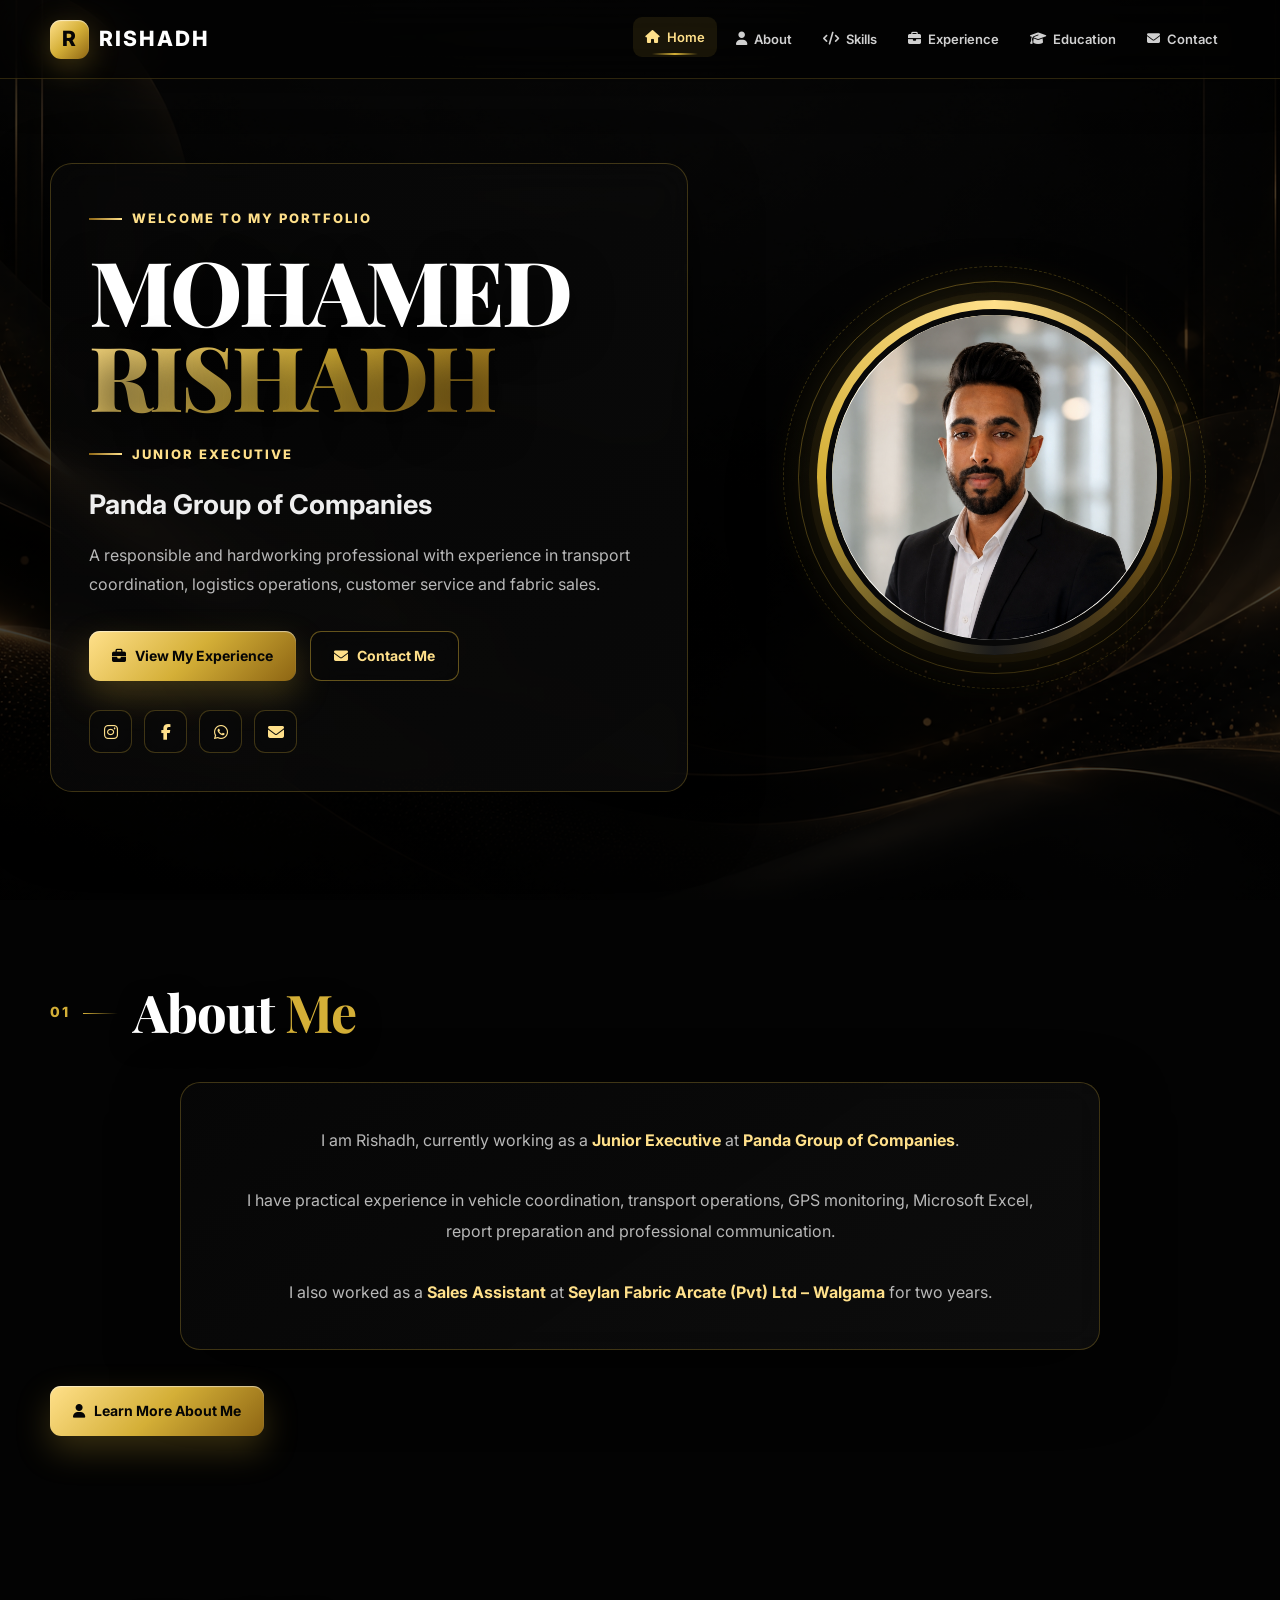
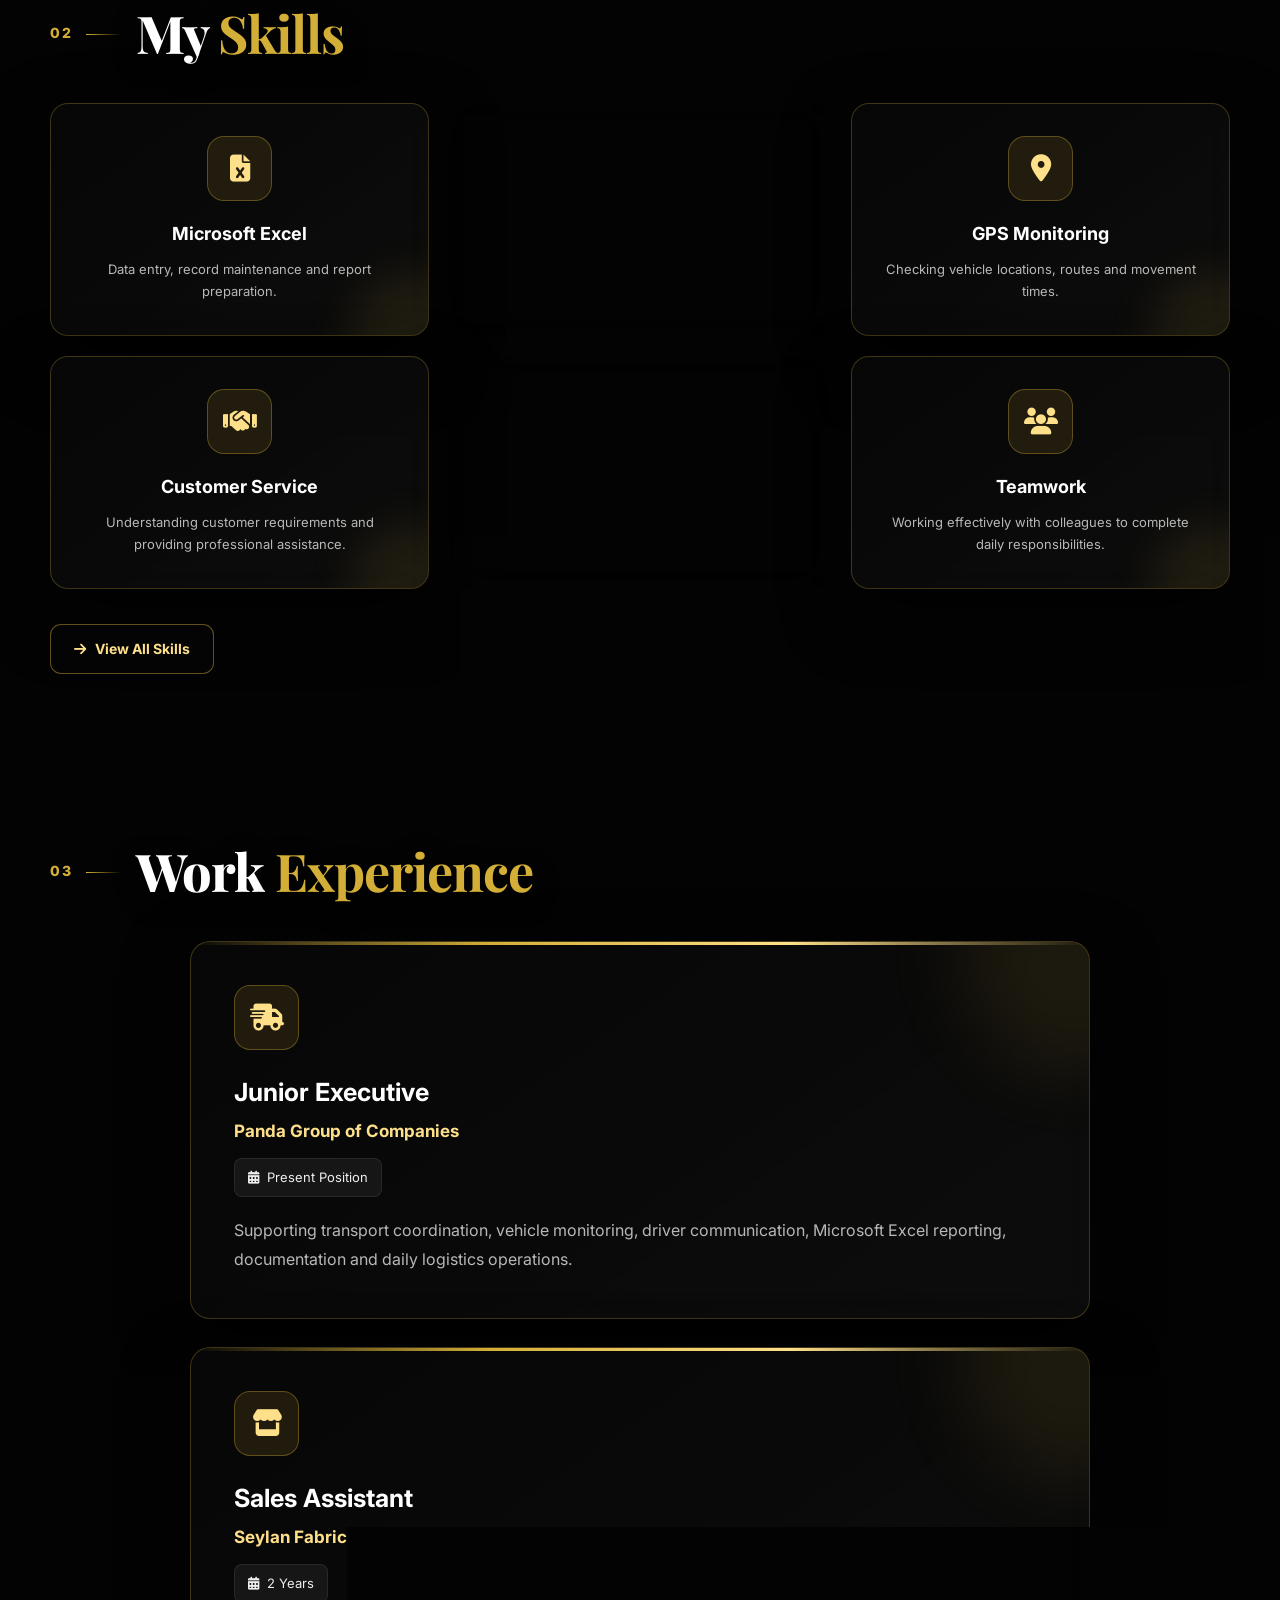
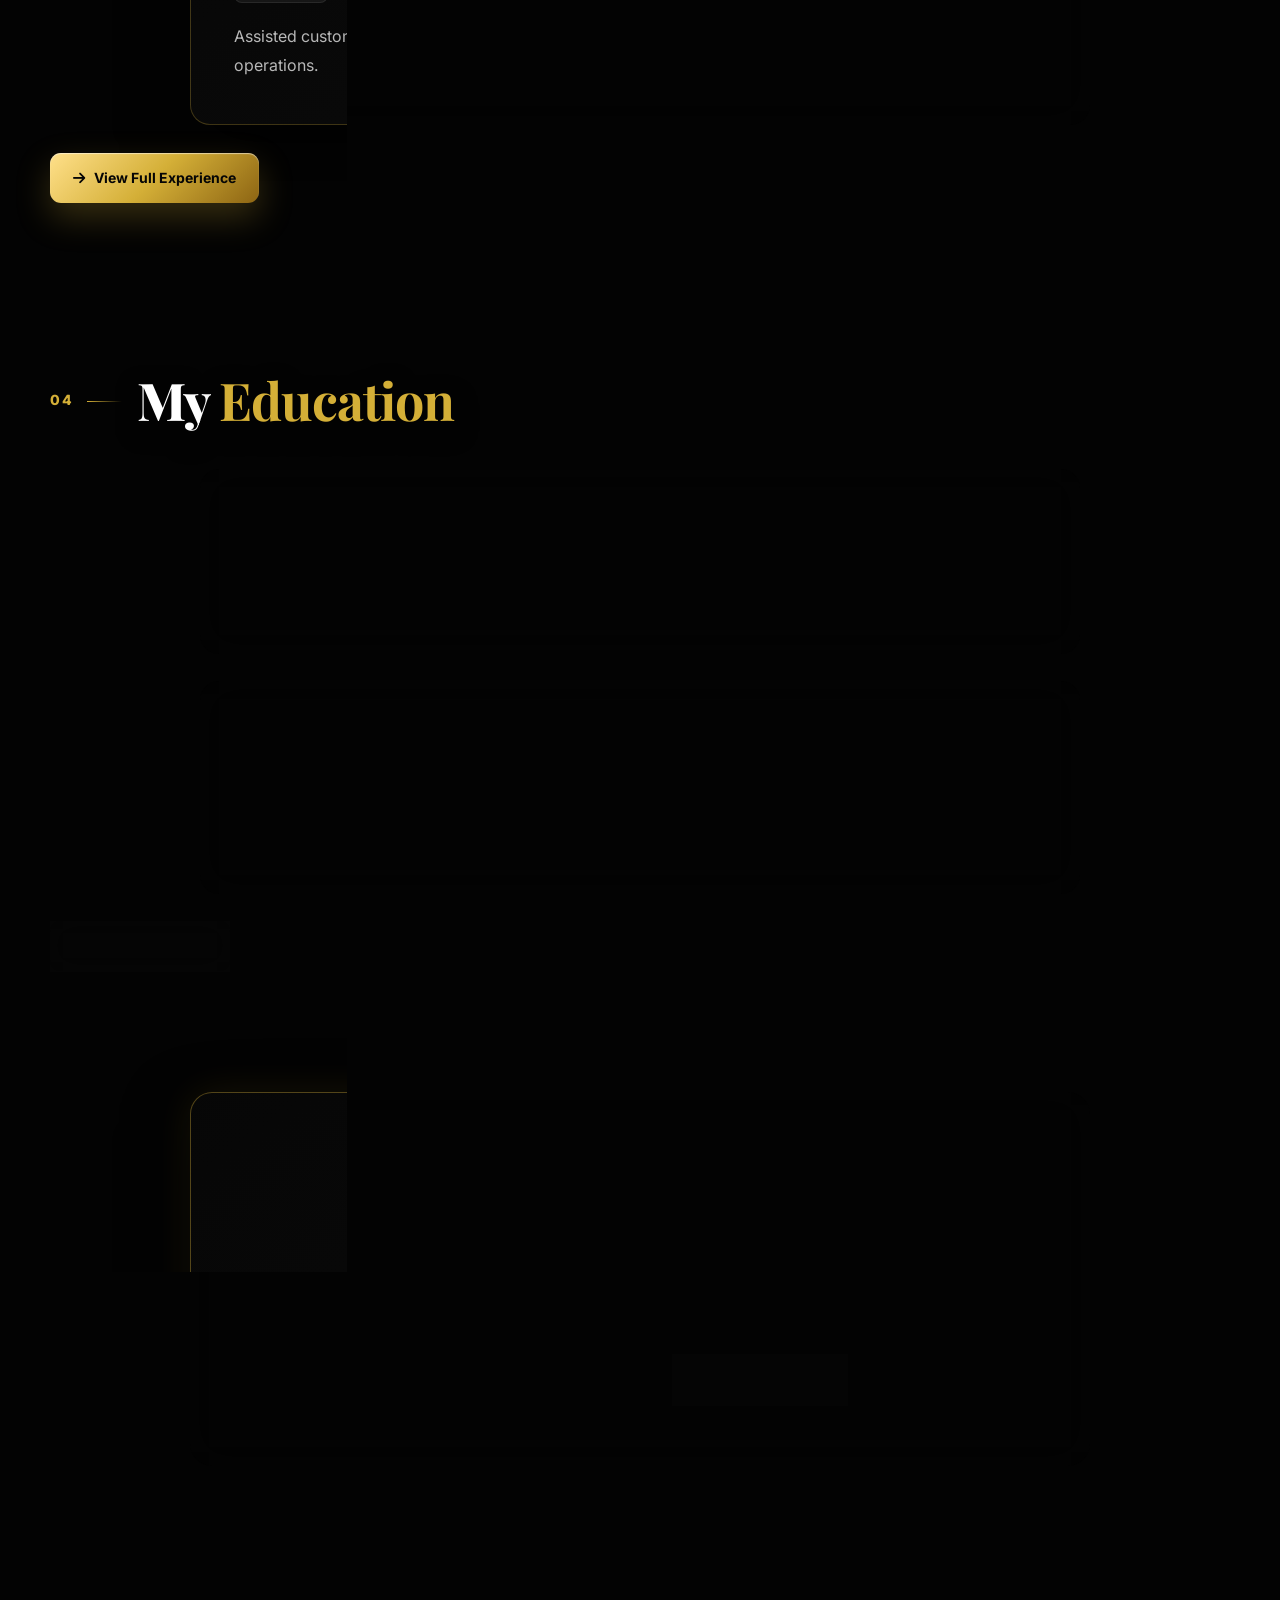
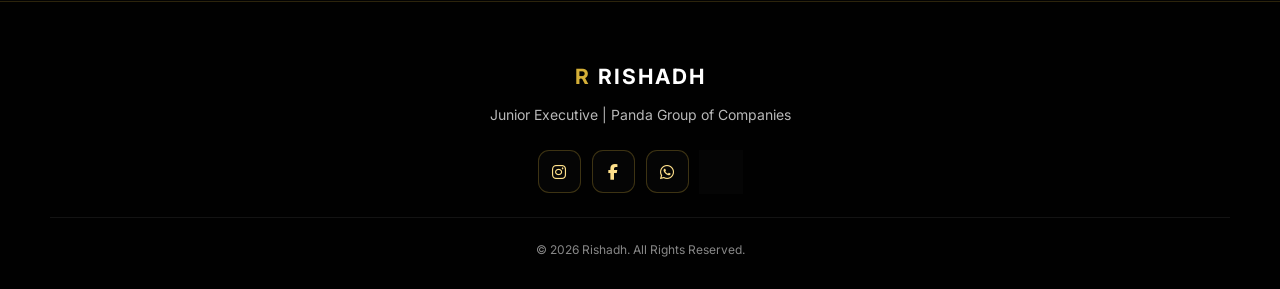
<file: index.html>
<!DOCTYPE html>
<html lang="en">

<head>
    <meta charset="UTF-8">
    <meta name="viewport" content="width=device-width, initial-scale=1.0">

    <meta name="description"
          content="Professional portfolio of Mohamed Risham Mohamed Rishadh, Junior Executive at Panda Group of Companies.">

    <title>Rishadh | Junior Executive</title>

    <link rel="stylesheet" href="style.css?v=11">

    <link rel="stylesheet"
          href="https://cdnjs.cloudflare.com/ajax/libs/font-awesome/6.5.2/css/all.min.css">
</head>

<body>

    <!-- NAVBAR -->
    <header class="navbar">

        <div class="nav-container">

            <a href="index.html" class="logo">
                <span>R</span> RISHADH
            </a>

            <button class="menu-toggle"
                    id="menuToggle"
                    aria-label="Open menu">

                <i class="fa-solid fa-bars"></i>

            </button>

            <nav>
                <ul id="navMenu">

                    <li>
                        <a href="index.html" class="active">
                            <i class="fa-solid fa-house"></i>
                            Home
                        </a>
                    </li>

                    <li>
                        <a href="about.html">
                            <i class="fa-solid fa-user"></i>
                            About
                        </a>
                    </li>

                    <li>
                        <a href="skills.html">
                            <i class="fa-solid fa-code"></i>
                            Skills
                        </a>
                    </li>

                    <li>
                        <a href="experience.html">
                            <i class="fa-solid fa-briefcase"></i>
                            Experience
                        </a>
                    </li>

                    <li>
                        <a href="education.html">
                            <i class="fa-solid fa-graduation-cap"></i>
                            Education
                        </a>
                    </li>

                    <li>
                        <a href="contact.html">
                            <i class="fa-solid fa-envelope"></i>
                            Contact
                        </a>
                    </li>

                </ul>
            </nav>

        </div>

    </header>


    <!-- HERO SECTION -->
    <main>

        <section class="hero">

            <div class="hero-content">

                <!-- HERO TEXT -->
                <div class="hero-text-content">

                    <p class="hero-subtitle">
                        Welcome to My Portfolio
                    </p>

                    <h1>
                        MOHAMED<br>
                        <span>RISHADH</span>
                    </h1>

                    <h2 class="hero-role">
                        Junior Executive
                    </h2>

                    <p class="hero-tagline">
                        Panda Group of Companies
                    </p>

                    <p class="hero-description">
                        A responsible and hardworking professional with
                        experience in transport coordination, logistics
                        operations, customer service and fabric sales.
                    </p>

                    <div class="hero-buttons">

                        <a href="experience.html"
                           class="btn primary-btn">

                            <i class="fa-solid fa-briefcase"></i>
                            View My Experience

                        </a>

                        <a href="contact.html"
                           class="btn secondary-btn">

                            <i class="fa-solid fa-envelope"></i>
                            Contact Me

                        </a>

                    </div>


                    <div class="hero-social">

                        <a href="https://www.instagram.com/m_rish_4you"
                           target="_blank"
                           rel="noopener noreferrer"
                           aria-label="Instagram">

                            <i class="fa-brands fa-instagram"></i>

                        </a>

                        <a href="https://www.facebook.com/share/1R2MmjTB9F/?mibextid=wwXIfr"
                           target="_blank"
                           rel="noopener noreferrer"
                           aria-label="Facebook">

                            <i class="fa-brands fa-facebook-f"></i>

                        </a>

                        <a href="https://wa.me/94704838532"
                           target="_blank"
                           rel="noopener noreferrer"
                           aria-label="WhatsApp">

                            <i class="fa-brands fa-whatsapp"></i>

                        </a>

                        <a href="mailto:mohamedrish18@icloud.com"
                           aria-label="Email">

                            <i class="fa-solid fa-envelope"></i>

                        </a>

                    </div>

                </div>


                <!-- PROFILE PHOTO -->
                <div class="hero-image">

                    <div class="profile-ring">

                        <img src="profile.jpg.png"
                             alt="Rishadh Profile Photo">

                    </div>

                </div>

            </div>

        </section>


        <!-- ABOUT PREVIEW -->
        <section class="section">

            <div class="section-title">
                <span>01</span>
                <h2>About <strong>Me</strong></h2>
            </div>

            <div class="about-text">

                <p>
                    I am Rishadh, currently working as a
                    <strong>Junior Executive</strong> at
                    <strong>Panda Group of Companies</strong>.
                </p>

                <br>

                <p>
                    I have practical experience in vehicle coordination,
                    transport operations, GPS monitoring, Microsoft Excel,
                    report preparation and professional communication.
                </p>

                <br>

                <p>
                    I also worked as a
                    <strong>Sales Assistant</strong> at
                    <strong>Seylan Fabric Arcate (Pvt) Ltd – Walgama</strong>
                    for two years.
                </p>

            </div>

            <div class="center-buttons">

                <a href="about.html"
                   class="btn primary-btn">

                    <i class="fa-solid fa-user"></i>
                    Learn More About Me

                </a>

            </div>

        </section>


        <!-- SKILLS PREVIEW -->
        <section class="section">

            <div class="section-title">
                <span>02</span>
                <h2>My <strong>Skills</strong></h2>
            </div>


            <div class="skills-grid">

                <div class="skill-card">

                    <div class="skill-icon">
                        <i class="fa-solid fa-file-excel"></i>
                    </div>

                    <h3>Microsoft Excel</h3>

                    <p>
                        Data entry, record maintenance
                        and report preparation.
                    </p>

                </div>


                <div class="skill-card">

                    <div class="skill-icon">
                        <i class="fa-solid fa-truck"></i>
                    </div>

                    <h3>Transport Coordination</h3>

                    <p>
                        Coordinating vehicles, drivers
                        and transport requirements.
                    </p>

                </div>


                <div class="skill-card">

                    <div class="skill-icon">
                        <i class="fa-solid fa-location-dot"></i>
                    </div>

                    <h3>GPS Monitoring</h3>

                    <p>
                        Checking vehicle locations,
                        routes and movement times.
                    </p>

                </div>


                <div class="skill-card">

                    <div class="skill-icon">
                        <i class="fa-solid fa-handshake"></i>
                    </div>

                    <h3>Customer Service</h3>

                    <p>
                        Understanding customer requirements
                        and providing professional assistance.
                    </p>

                </div>


                <div class="skill-card">

                    <div class="skill-icon">
                        <i class="fa-solid fa-comments"></i>
                    </div>

                    <h3>Communication</h3>

                    <p>
                        Professional communication with customers,
                        drivers and team members.
                    </p>

                </div>


                <div class="skill-card">

                    <div class="skill-icon">
                        <i class="fa-solid fa-users"></i>
                    </div>

                    <h3>Teamwork</h3>

                    <p>
                        Working effectively with colleagues
                        to complete daily responsibilities.
                    </p>

                </div>

            </div>


            <div class="center-buttons"
                 style="margin-top: 35px;">

                <a href="skills.html"
                   class="btn secondary-btn">

                    <i class="fa-solid fa-arrow-right"></i>
                    View All Skills

                </a>

            </div>

        </section>


        <!-- EXPERIENCE PREVIEW -->
        <section class="section">

            <div class="section-title">
                <span>03</span>
                <h2>Work <strong>Experience</strong></h2>
            </div>


            <!-- PANDA GROUP -->
            <div class="experience-card">

                <div class="experience-icon">
                    <i class="fa-solid fa-truck-fast"></i>
                </div>

                <h3>Junior Executive</h3>

                <h4>Panda Group of Companies</h4>

                <div class="experience-date">
                    <i class="fa-solid fa-calendar-days"></i>
                    Present Position
                </div>

                <p class="experience-description">
                    Supporting transport coordination, vehicle monitoring,
                    driver communication, Microsoft Excel reporting,
                    documentation and daily logistics operations.
                </p>

            </div>


            <!-- SEYLAN FABRIC -->
            <div class="experience-card">

                <div class="experience-icon">
                    <i class="fa-solid fa-store"></i>
                </div>

                <h3>Sales Assistant</h3>

                <h4>Seylan Fabric Arcate (Pvt) Ltd – Walgama</h4>

                <div class="experience-date">
                    <i class="fa-solid fa-calendar-days"></i>
                    2 Years
                </div>

                <p class="experience-description">
                    Assisted customers with fabric selection,
                    maintained product displays and supported
                    daily sales and shop operations.
                </p>

            </div>


            <div class="center-buttons">

                <a href="experience.html"
                   class="btn primary-btn">

                    <i class="fa-solid fa-arrow-right"></i>
                    View Full Experience

                </a>

            </div>

        </section>


        <!-- EDUCATION PREVIEW -->
        <section class="section">

            <div class="section-title">
                <span>04</span>
                <h2>My <strong>Education</strong></h2>
            </div>


            <div class="education-card">

                <div class="education-icon">
                    <i class="fa-solid fa-school"></i>
                </div>

                <div>

                    <h3>G.C.E. Ordinary Level</h3>

                    <h4>Al Mahamood Maha Vidyalaya</h4>

                    <p>
                        Completed my school education and
                        G.C.E. Ordinary Level studies.
                    </p>

                </div>

            </div>


            <div class="education-card">

                <div class="education-icon">
                    <i class="fa-solid fa-briefcase"></i>
                </div>

                <div>

                    <h3>On-the-Job Professional Training</h3>

                    <h4>Panda Group of Companies</h4>

                    <p>
                        Gained practical workplace training in transport,
                        logistics, GPS monitoring, Microsoft Excel,
                        reporting and professional communication.
                    </p>

                </div>

            </div>


            <div class="center-buttons">

                <a href="education.html"
                   class="btn secondary-btn">

                    <i class="fa-solid fa-book-open"></i>
                    View Education

                </a>

            </div>

        </section>


        <!-- CONTACT CTA -->
        <section class="section about-cta">

            <div class="cta-content">

                <i class="fa-solid fa-paper-plane"></i>

                <h2>Let’s Work Together</h2>

                <p>
                    Feel free to contact me regarding professional
                    opportunities and collaborations.
                </p>

                <div class="hero-buttons">

                    <a href="https://wa.me/94704838532?text=Hello%20Rishadh%2C%20I%20visited%20your%20portfolio%20website."
                       target="_blank"
                       rel="noopener noreferrer"
                       class="whatsapp-btn">

                        <i class="fa-brands fa-whatsapp"></i>
                        Message on WhatsApp

                    </a>

                    <a href="contact.html"
                       class="btn secondary-btn">

                        <i class="fa-solid fa-envelope"></i>
                        Contact Details

                    </a>

                </div>

            </div>

        </section>

    </main>


    <!-- FOOTER -->
    <footer class="footer">

        <div class="footer-content">

            <h3>
                <span>R</span> RISHADH
            </h3>

            <p>
                Junior Executive | Panda Group of Companies
            </p>


            <div class="social-links">

                <a href="https://www.instagram.com/m_rish_4you"
                   target="_blank"
                   rel="noopener noreferrer"
                   aria-label="Instagram">

                    <i class="fa-brands fa-instagram"></i>

                </a>

                <a href="https://www.facebook.com/share/1R2MmjTB9F/?mibextid=wwXIfr"
                   target="_blank"
                   rel="noopener noreferrer"
                   aria-label="Facebook">

                    <i class="fa-brands fa-facebook-f"></i>

                </a>

                <a href="https://wa.me/94704838532"
                   target="_blank"
                   rel="noopener noreferrer"
                   aria-label="WhatsApp">

                    <i class="fa-brands fa-whatsapp"></i>

                </a>

                <a href="mailto:mohamedrish18@icloud.com"
                   aria-label="Email">

                    <i class="fa-solid fa-envelope"></i>

                </a>

            </div>


            <p class="copyright">
                © 2026 Rishadh. All Rights Reserved.
            </p>

        </div>

    </footer>


    <!-- MOBILE MENU SCRIPT -->
    <script>
        const menuToggle = document.getElementById("menuToggle");
        const navMenu = document.getElementById("navMenu");
        const menuIcon = menuToggle.querySelector("i");

        menuToggle.addEventListener("click", function () {
            navMenu.classList.toggle("active");

            if (navMenu.classList.contains("active")) {
                menuIcon.classList.remove("fa-bars");
                menuIcon.classList.add("fa-xmark");
            } else {
                menuIcon.classList.remove("fa-xmark");
                menuIcon.classList.add("fa-bars");
            }
        });

        document.querySelectorAll("#navMenu a").forEach(function (link) {
            link.addEventListener("click", function () {
                navMenu.classList.remove("active");
                menuIcon.classList.remove("fa-xmark");
                menuIcon.classList.add("fa-bars");
            });
        });
    </script>

</body>

</html>
</file>
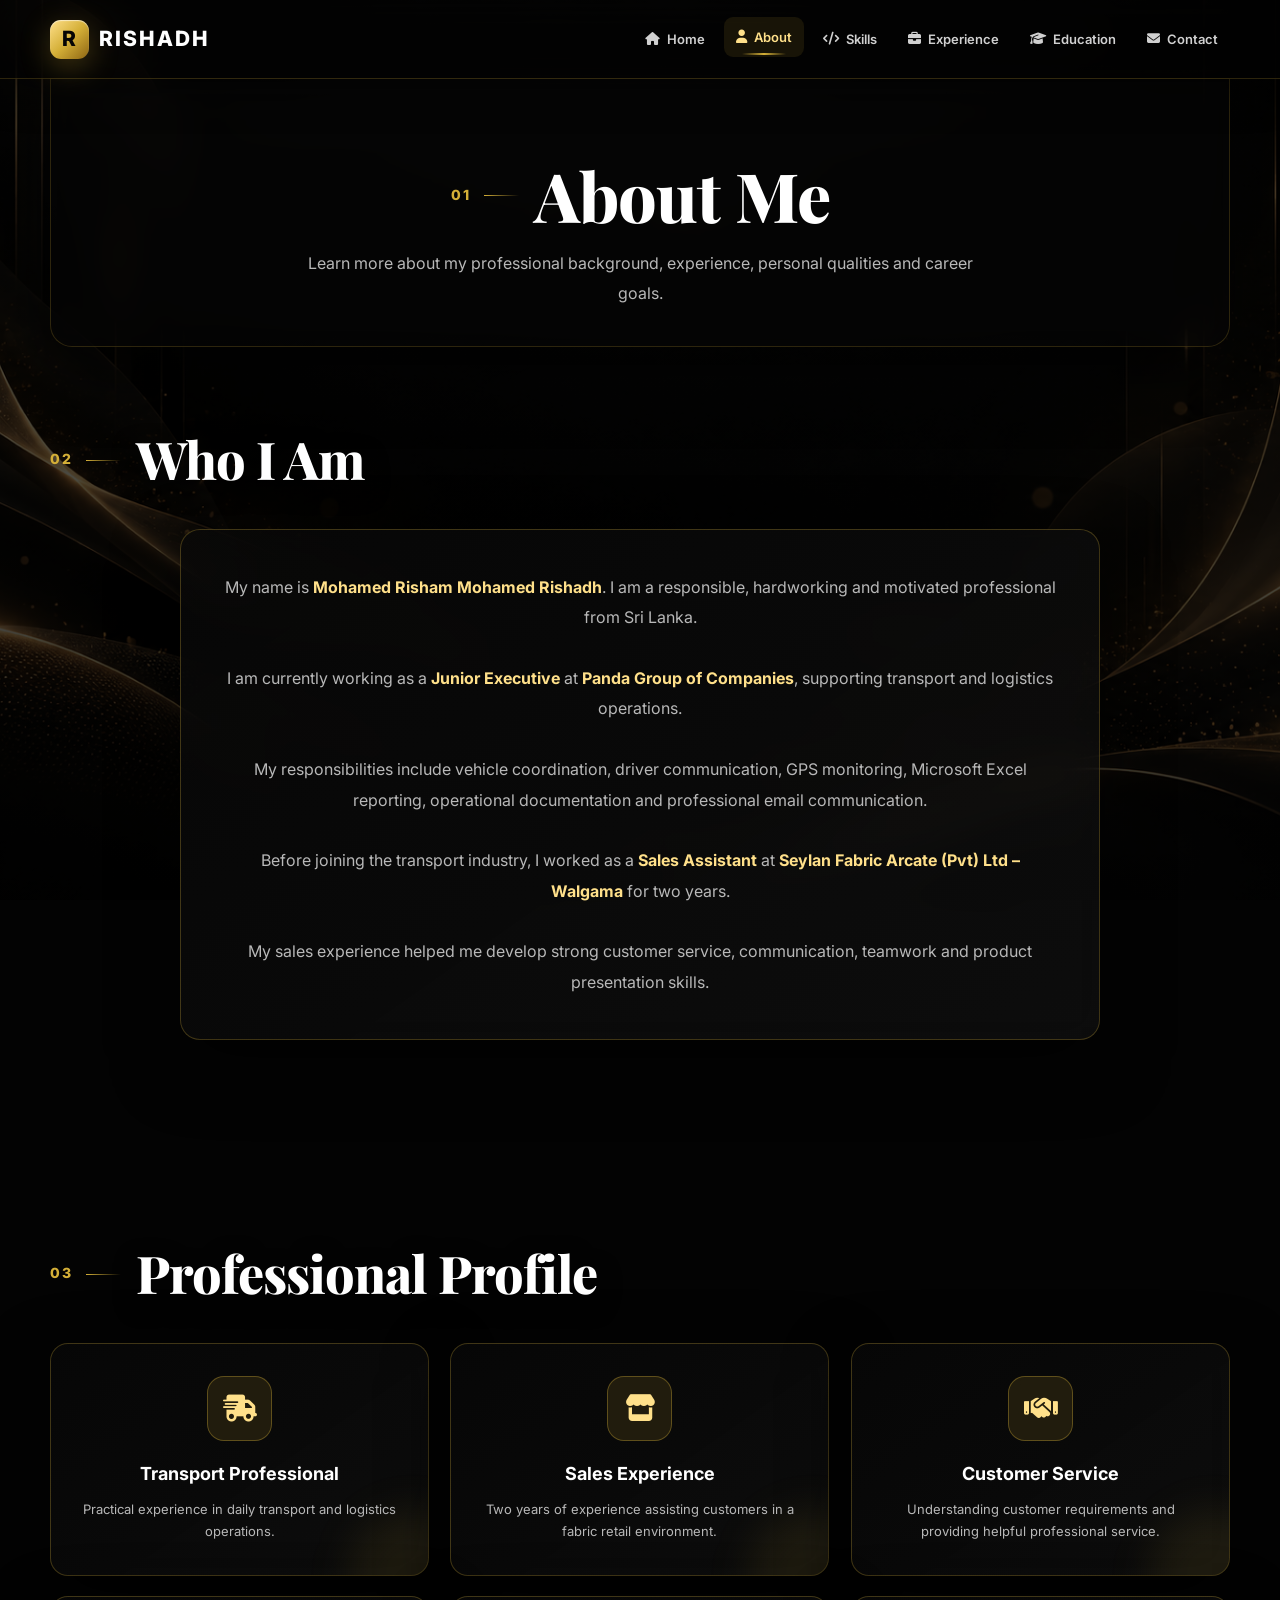
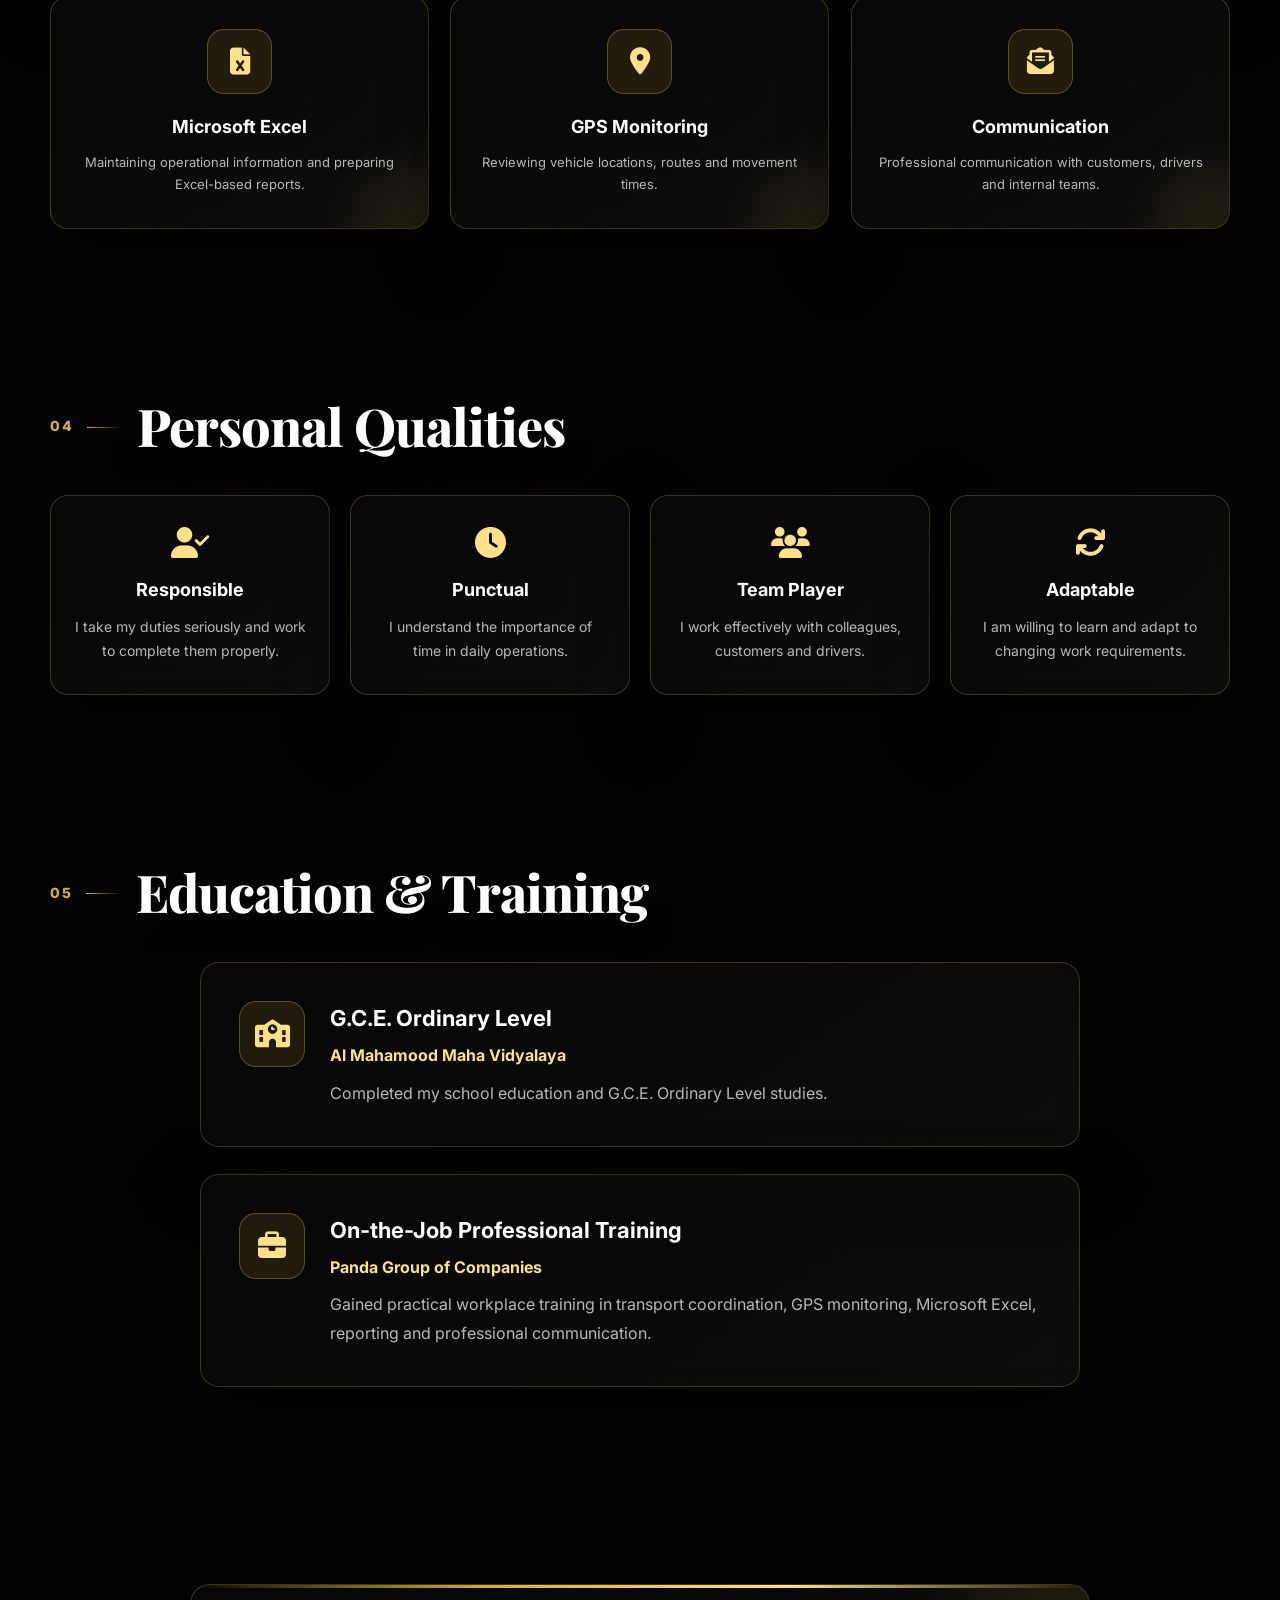
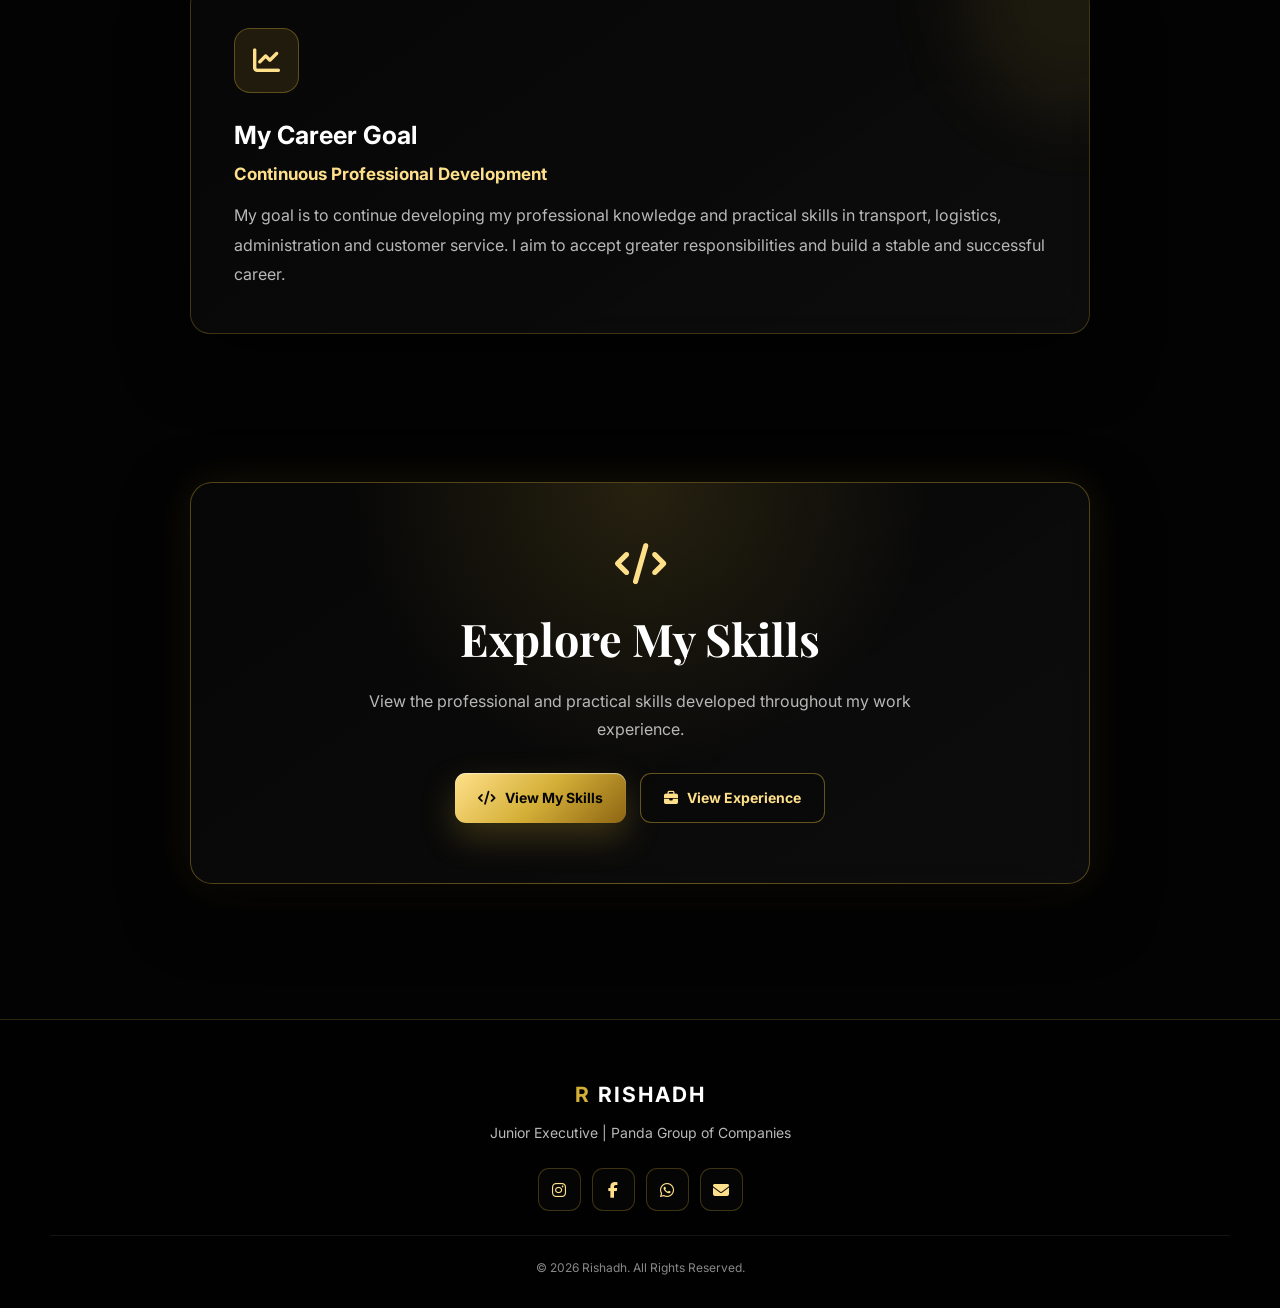
<file: about.html>
<!DOCTYPE html>
<html lang="en">

<head>
    <meta charset="UTF-8">
    <meta name="viewport" content="width=device-width, initial-scale=1.0">

    <title>About | Rishadh</title>

    <link rel="stylesheet" href="style.css?v=11">

    <link rel="stylesheet"
          href="https://cdnjs.cloudflare.com/ajax/libs/font-awesome/6.5.2/css/all.min.css">
</head>

<body>

    <!-- NAVBAR -->
    <header class="navbar">

        <div class="nav-container">

            <a href="index.html" class="logo">
                <span>R</span> RISHADH
            </a>

            <button class="menu-toggle"
                    id="menuToggle"
                    aria-label="Open menu">

                <i class="fa-solid fa-bars"></i>

            </button>

            <nav>
                <ul id="navMenu">

                    <li>
                        <a href="index.html">
                            <i class="fa-solid fa-house"></i>
                            Home
                        </a>
                    </li>

                    <li>
                        <a href="about.html" class="active">
                            <i class="fa-solid fa-user"></i>
                            About
                        </a>
                    </li>

                    <li>
                        <a href="skills.html">
                            <i class="fa-solid fa-code"></i>
                            Skills
                        </a>
                    </li>

                    <li>
                        <a href="experience.html">
                            <i class="fa-solid fa-briefcase"></i>
                            Experience
                        </a>
                    </li>

                    <li>
                        <a href="education.html">
                            <i class="fa-solid fa-graduation-cap"></i>
                            Education
                        </a>
                    </li>

                    <li>
                        <a href="contact.html">
                            <i class="fa-solid fa-envelope"></i>
                            Contact
                        </a>
                    </li>

                </ul>
            </nav>

        </div>

    </header>


    <!-- ABOUT PAGE -->
    <main class="inner-page">

        <!-- PAGE HEADING -->
        <section class="page-heading">

            <div class="section-title">
                <span>01</span>
                <h1>About Me</h1>
            </div>

            <p>
                Learn more about my professional background,
                experience, personal qualities and career goals.
            </p>

        </section>


        <!-- WHO I AM -->
        <section class="section">

            <div class="section-title">
                <span>02</span>
                <h2>Who I Am</h2>
            </div>


            <div class="about-text">

                <p>
                    My name is
                    <strong>Mohamed Risham Mohamed Rishadh</strong>.
                    I am a responsible, hardworking and motivated
                    professional from Sri Lanka.
                </p>

                <br>

                <p>
                    I am currently working as a
                    <strong>Junior Executive</strong> at
                    <strong>Panda Group of Companies</strong>,
                    supporting transport and logistics operations.
                </p>

                <br>

                <p>
                    My responsibilities include vehicle coordination,
                    driver communication, GPS monitoring, Microsoft Excel
                    reporting, operational documentation and professional
                    email communication.
                </p>

                <br>

                <p>
                    Before joining the transport industry, I worked as a
                    <strong>Sales Assistant</strong> at
                    <strong>Seylan Fabric Arcate (Pvt) Ltd – Walgama</strong>
                    for two years.
                </p>

                <br>

                <p>
                    My sales experience helped me develop strong customer
                    service, communication, teamwork and product presentation
                    skills.
                </p>

            </div>

        </section>


        <!-- PROFESSIONAL PROFILE -->
        <section class="section">

            <div class="section-title">
                <span>03</span>
                <h2>Professional Profile</h2>
            </div>


            <div class="skills-grid">

                <div class="skill-card">

                    <div class="skill-icon">
                        <i class="fa-solid fa-truck-fast"></i>
                    </div>

                    <h3>Transport Professional</h3>

                    <p>
                        Practical experience in daily transport
                        and logistics operations.
                    </p>

                </div>


                <div class="skill-card">

                    <div class="skill-icon">
                        <i class="fa-solid fa-store"></i>
                    </div>

                    <h3>Sales Experience</h3>

                    <p>
                        Two years of experience assisting customers
                        in a fabric retail environment.
                    </p>

                </div>


                <div class="skill-card">

                    <div class="skill-icon">
                        <i class="fa-solid fa-handshake"></i>
                    </div>

                    <h3>Customer Service</h3>

                    <p>
                        Understanding customer requirements and
                        providing helpful professional service.
                    </p>

                </div>


                <div class="skill-card">

                    <div class="skill-icon">
                        <i class="fa-solid fa-file-excel"></i>
                    </div>

                    <h3>Microsoft Excel</h3>

                    <p>
                        Maintaining operational information
                        and preparing Excel-based reports.
                    </p>

                </div>


                <div class="skill-card">

                    <div class="skill-icon">
                        <i class="fa-solid fa-location-dot"></i>
                    </div>

                    <h3>GPS Monitoring</h3>

                    <p>
                        Reviewing vehicle locations,
                        routes and movement times.
                    </p>

                </div>


                <div class="skill-card">

                    <div class="skill-icon">
                        <i class="fa-solid fa-envelope-open-text"></i>
                    </div>

                    <h3>Communication</h3>

                    <p>
                        Professional communication with customers,
                        drivers and internal teams.
                    </p>

                </div>

            </div>

        </section>


        <!-- PERSONAL QUALITIES -->
        <section class="section">

            <div class="section-title">
                <span>04</span>
                <h2>Personal Qualities</h2>
            </div>


            <div class="values-grid">

                <div class="value-card">

                    <i class="fa-solid fa-user-check"></i>

                    <h3>Responsible</h3>

                    <p>
                        I take my duties seriously and work
                        to complete them properly.
                    </p>

                </div>


                <div class="value-card">

                    <i class="fa-solid fa-clock"></i>

                    <h3>Punctual</h3>

                    <p>
                        I understand the importance of time
                        in daily operations.
                    </p>

                </div>


                <div class="value-card">

                    <i class="fa-solid fa-users"></i>

                    <h3>Team Player</h3>

                    <p>
                        I work effectively with colleagues,
                        customers and drivers.
                    </p>

                </div>


                <div class="value-card">

                    <i class="fa-solid fa-arrows-rotate"></i>

                    <h3>Adaptable</h3>

                    <p>
                        I am willing to learn and adapt
                        to changing work requirements.
                    </p>

                </div>

            </div>

        </section>


        <!-- EDUCATION -->
        <section class="section">

            <div class="section-title">
                <span>05</span>
                <h2>Education & Training</h2>
            </div>


            <div class="education-card">

                <div class="education-icon">
                    <i class="fa-solid fa-school"></i>
                </div>

                <div>

                    <h3>G.C.E. Ordinary Level</h3>

                    <h4>Al Mahamood Maha Vidyalaya</h4>

                    <p>
                        Completed my school education and
                        G.C.E. Ordinary Level studies.
                    </p>

                </div>

            </div>


            <div class="education-card">

                <div class="education-icon">
                    <i class="fa-solid fa-briefcase"></i>
                </div>

                <div>

                    <h3>On-the-Job Professional Training</h3>

                    <h4>Panda Group of Companies</h4>

                    <p>
                        Gained practical workplace training in transport
                        coordination, GPS monitoring, Microsoft Excel,
                        reporting and professional communication.
                    </p>

                </div>

            </div>

        </section>


        <!-- CAREER GOALS -->
        <section class="section">

            <div class="experience-card">

                <div class="experience-icon">
                    <i class="fa-solid fa-chart-line"></i>
                </div>

                <h3>My Career Goal</h3>

                <h4>Continuous Professional Development</h4>

                <p class="experience-description">
                    My goal is to continue developing my professional
                    knowledge and practical skills in transport, logistics,
                    administration and customer service. I aim to accept
                    greater responsibilities and build a stable and
                    successful career.
                </p>

            </div>

        </section>


        <!-- CALL TO ACTION -->
        <section class="section about-cta">

            <div class="cta-content">

                <i class="fa-solid fa-code"></i>

                <h2>Explore My Skills</h2>

                <p>
                    View the professional and practical skills
                    developed throughout my work experience.
                </p>

                <div class="hero-buttons">

                    <a href="skills.html"
                       class="btn primary-btn">

                        <i class="fa-solid fa-code"></i>
                        View My Skills

                    </a>

                    <a href="experience.html"
                       class="btn secondary-btn">

                        <i class="fa-solid fa-briefcase"></i>
                        View Experience

                    </a>

                </div>

            </div>

        </section>

    </main>


    <!-- FOOTER -->
    <footer class="footer">

        <div class="footer-content">

            <h3>
                <span>R</span> RISHADH
            </h3>

            <p>
                Junior Executive | Panda Group of Companies
            </p>

            <div class="social-links">

                <a href="https://www.instagram.com/m_rish_4you"
                   target="_blank"
                   rel="noopener noreferrer"
                   aria-label="Instagram">

                    <i class="fa-brands fa-instagram"></i>

                </a>


                <a href="https://www.facebook.com/share/1R2MmjTB9F/?mibextid=wwXIfr"
                   target="_blank"
                   rel="noopener noreferrer"
                   aria-label="Facebook">

                    <i class="fa-brands fa-facebook-f"></i>

                </a>


                <a href="https://wa.me/94704838532"
                   target="_blank"
                   rel="noopener noreferrer"
                   aria-label="WhatsApp">

                    <i class="fa-brands fa-whatsapp"></i>

                </a>


                <a href="mailto:mohamedrish18@icloud.com"
                   aria-label="Email">

                    <i class="fa-solid fa-envelope"></i>

                </a>

            </div>


            <p class="copyright">
                © 2026 Rishadh. All Rights Reserved.
            </p>

        </div>

    </footer>


    <!-- MOBILE MENU SCRIPT -->
    <script>
        const menuToggle = document.getElementById("menuToggle");
        const navMenu = document.getElementById("navMenu");
        const menuIcon = menuToggle.querySelector("i");

        menuToggle.addEventListener("click", function () {
            navMenu.classList.toggle("active");

            if (navMenu.classList.contains("active")) {
                menuIcon.classList.remove("fa-bars");
                menuIcon.classList.add("fa-xmark");
            } else {
                menuIcon.classList.remove("fa-xmark");
                menuIcon.classList.add("fa-bars");
            }
        });

        document.querySelectorAll("#navMenu a").forEach(function (link) {
            link.addEventListener("click", function () {
                navMenu.classList.remove("active");
                menuIcon.classList.remove("fa-xmark");
                menuIcon.classList.add("fa-bars");
            });
        });
    </script>

</body>

</html>
</file>
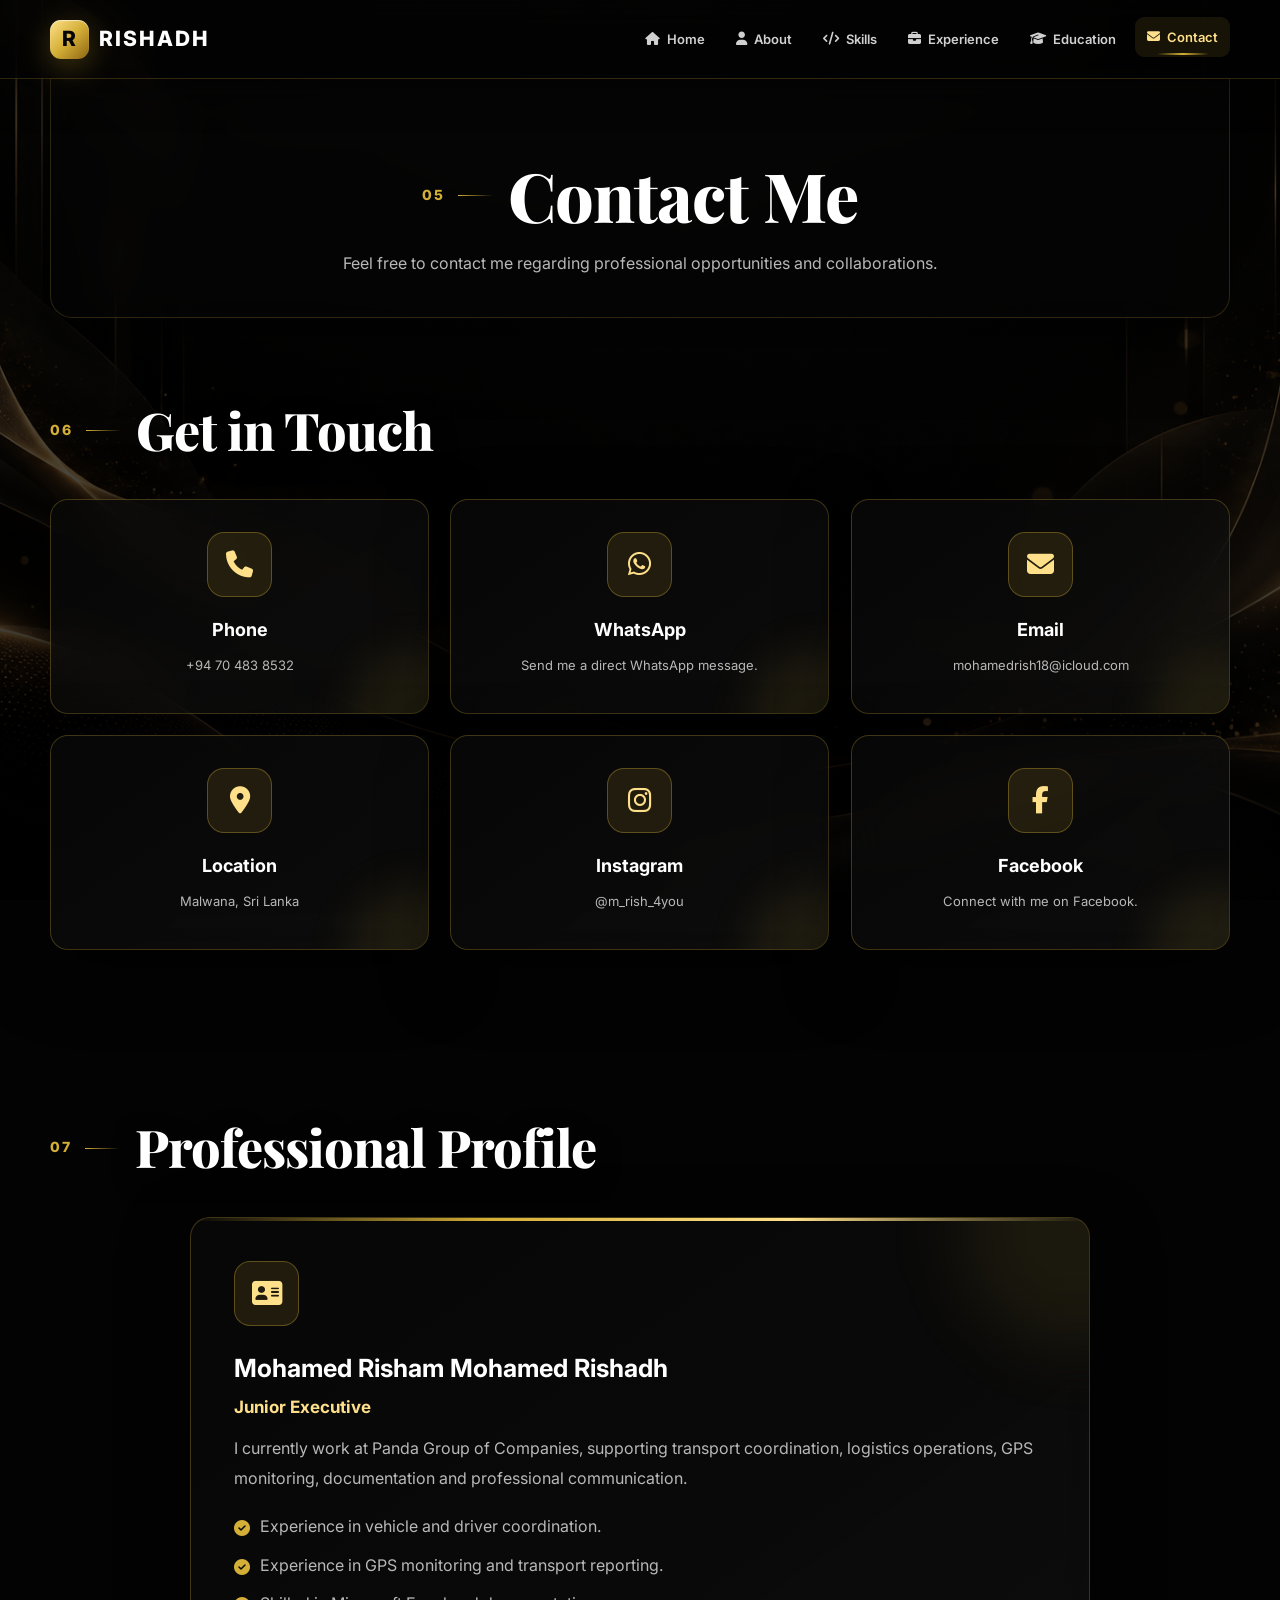
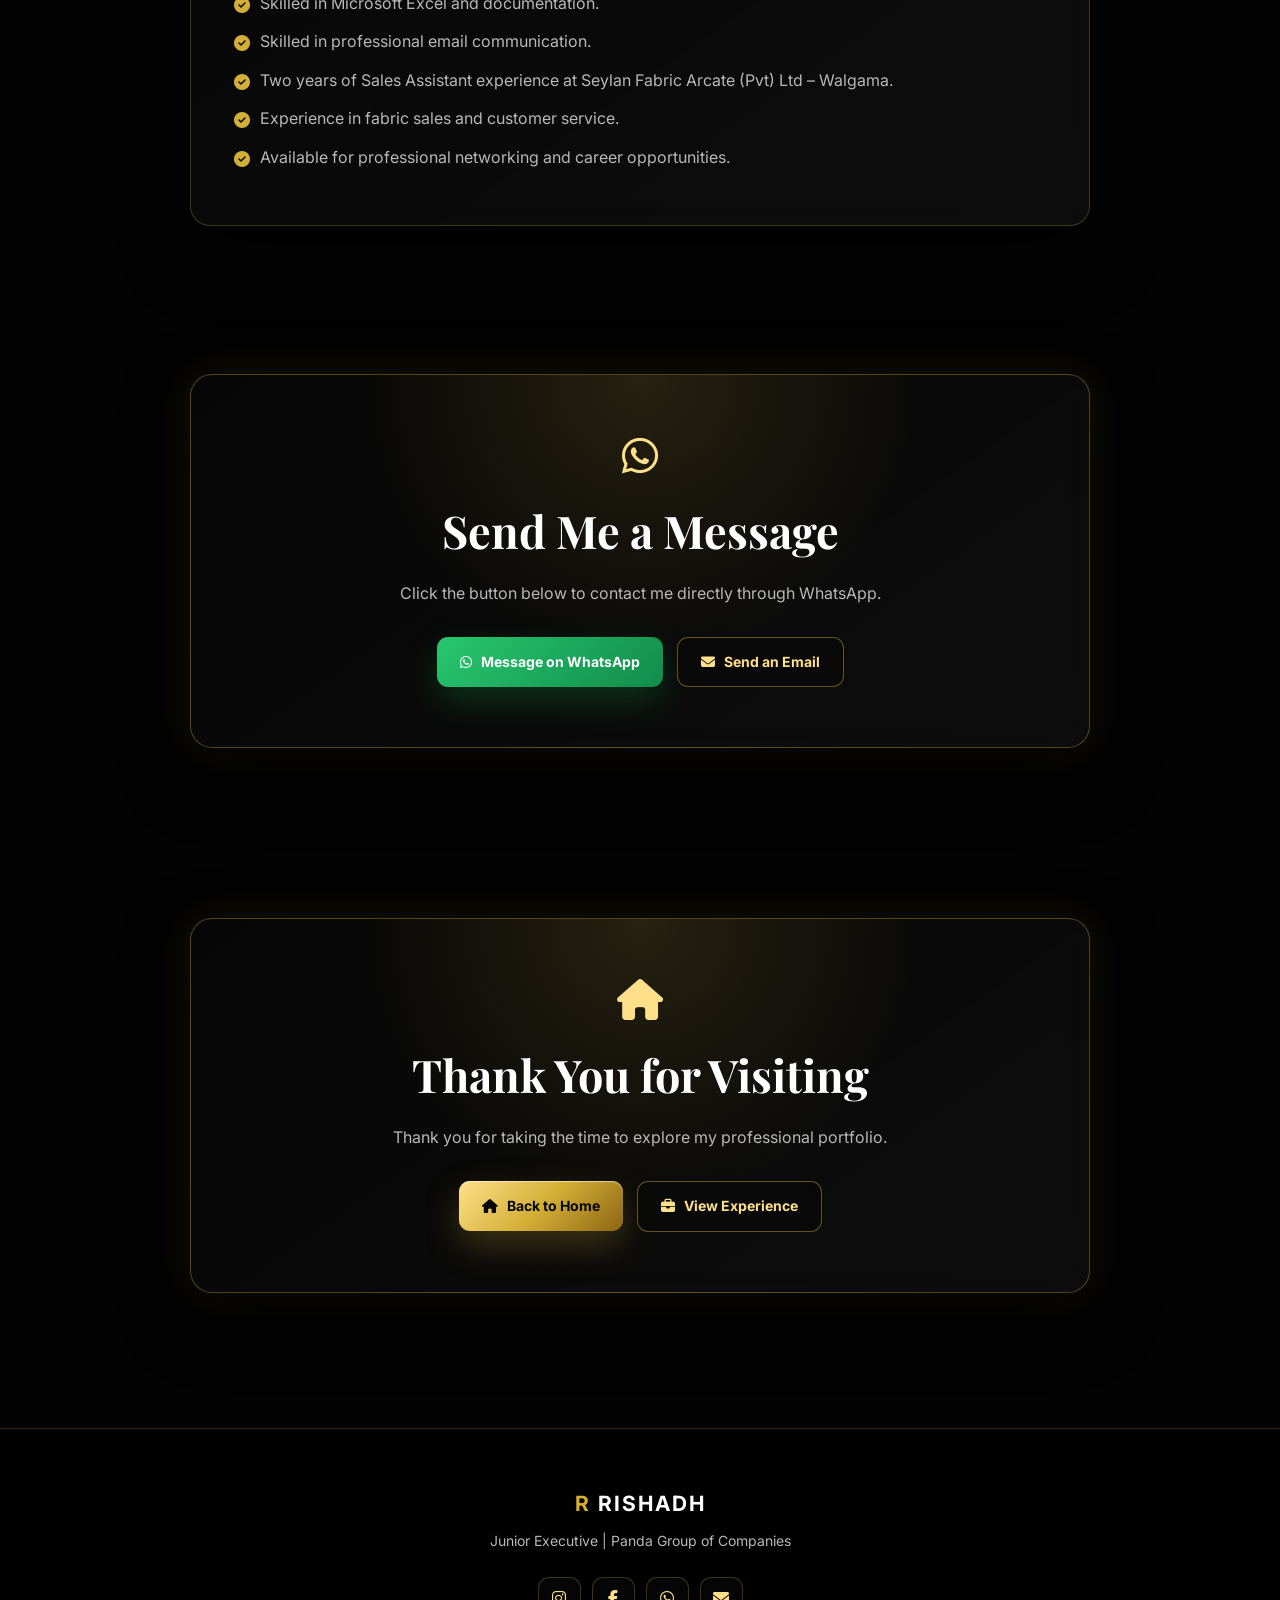
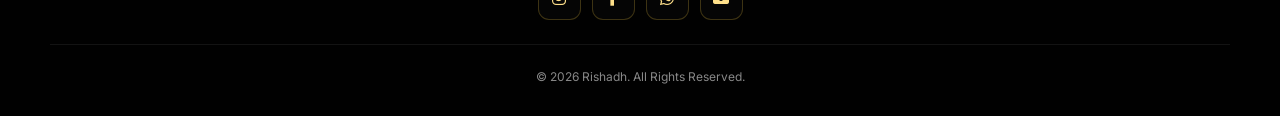
<file: contact.html>
<!DOCTYPE html>
<html lang="en">

<head>
    <meta charset="UTF-8">
    <meta name="viewport" content="width=device-width, initial-scale=1.0">

    <title>Contact | Rishadh</title>

    <link rel="stylesheet" href="style.css?v=11">

    <link rel="stylesheet"
          href="https://cdnjs.cloudflare.com/ajax/libs/font-awesome/6.5.2/css/all.min.css">
</head>

<body>

    <!-- NAVBAR -->
    <header class="navbar">

        <div class="nav-container">

            <a href="index.html" class="logo">
                <span>R</span> RISHADH
            </a>

            <button class="menu-toggle"
                    id="menuToggle"
                    aria-label="Open menu">

                <i class="fa-solid fa-bars"></i>

            </button>

            <nav>
                <ul id="navMenu">

                    <li>
                        <a href="index.html">
                            <i class="fa-solid fa-house"></i>
                            Home
                        </a>
                    </li>

                    <li>
                        <a href="about.html">
                            <i class="fa-solid fa-user"></i>
                            About
                        </a>
                    </li>

                    <li>
                        <a href="skills.html">
                            <i class="fa-solid fa-code"></i>
                            Skills
                        </a>
                    </li>

                    <li>
                        <a href="experience.html">
                            <i class="fa-solid fa-briefcase"></i>
                            Experience
                        </a>
                    </li>

                    <li>
                        <a href="education.html">
                            <i class="fa-solid fa-graduation-cap"></i>
                            Education
                        </a>
                    </li>

                    <li>
                        <a href="contact.html" class="active">
                            <i class="fa-solid fa-envelope"></i>
                            Contact
                        </a>
                    </li>

                </ul>
            </nav>

        </div>

    </header>


    <!-- CONTACT PAGE -->
    <main class="inner-page">

        <!-- PAGE HEADING -->
        <section class="page-heading">

            <div class="section-title">
                <span>05</span>
                <h1>Contact Me</h1>
            </div>

            <p>
                Feel free to contact me regarding professional
                opportunities and collaborations.
            </p>

        </section>


        <!-- CONTACT DETAILS -->
        <section class="section">

            <div class="section-title">
                <span>06</span>
                <h2>Get in Touch</h2>
            </div>


            <div class="skills-grid">

                <!-- PHONE -->
                <a href="tel:+94704838532"
                   class="skill-card">

                    <div class="skill-icon">
                        <i class="fa-solid fa-phone"></i>
                    </div>

                    <h3>Phone</h3>

                    <p>
                        +94 70 483 8532
                    </p>

                </a>


                <!-- WHATSAPP -->
                <a href="https://wa.me/94704838532"
                   target="_blank"
                   rel="noopener noreferrer"
                   class="skill-card">

                    <div class="skill-icon">
                        <i class="fa-brands fa-whatsapp"></i>
                    </div>

                    <h3>WhatsApp</h3>

                    <p>
                        Send me a direct WhatsApp message.
                    </p>

                </a>


                <!-- EMAIL -->
                <a href="mailto:mohamedrish18@icloud.com"
                   class="skill-card">

                    <div class="skill-icon">
                        <i class="fa-solid fa-envelope"></i>
                    </div>

                    <h3>Email</h3>

                    <p>
                        mohamedrish18@icloud.com
                    </p>

                </a>


                <!-- LOCATION -->
                <div class="skill-card">

                    <div class="skill-icon">
                        <i class="fa-solid fa-location-dot"></i>
                    </div>

                    <h3>Location</h3>

                    <p>
                        Malwana, Sri Lanka
                    </p>

                </div>


                <!-- INSTAGRAM -->
                <a href="https://www.instagram.com/m_rish_4you"
                   target="_blank"
                   rel="noopener noreferrer"
                   class="skill-card">

                    <div class="skill-icon">
                        <i class="fa-brands fa-instagram"></i>
                    </div>

                    <h3>Instagram</h3>

                    <p>
                        @m_rish_4you
                    </p>

                </a>


                <!-- FACEBOOK -->
                <a href="https://www.facebook.com/share/1R2MmjTB9F/?mibextid=wwXIfr"
                   target="_blank"
                   rel="noopener noreferrer"
                   class="skill-card">

                    <div class="skill-icon">
                        <i class="fa-brands fa-facebook-f"></i>
                    </div>

                    <h3>Facebook</h3>

                    <p>
                        Connect with me on Facebook.
                    </p>

                </a>

            </div>

        </section>


        <!-- PROFESSIONAL PROFILE -->
        <section class="section">

            <div class="section-title">
                <span>07</span>
                <h2>Professional Profile</h2>
            </div>


            <div class="experience-card">

                <div class="experience-icon">
                    <i class="fa-solid fa-address-card"></i>
                </div>

                <h3>Mohamed Risham Mohamed Rishadh</h3>

                <h4>Junior Executive</h4>

                <p class="experience-description">
                    I currently work at Panda Group of Companies,
                    supporting transport coordination, logistics operations,
                    GPS monitoring, documentation and professional
                    communication.
                </p>

                <ul>

                    <li>
                        Experience in vehicle and driver coordination.
                    </li>

                    <li>
                        Experience in GPS monitoring and transport reporting.
                    </li>

                    <li>
                        Skilled in Microsoft Excel and documentation.
                    </li>

                    <li>
                        Skilled in professional email communication.
                    </li>

                    <li>
                        Two years of Sales Assistant experience at
                        Seylan Fabric Arcate (Pvt) Ltd – Walgama.
                    </li>

                    <li>
                        Experience in fabric sales and customer service.
                    </li>

                    <li>
                        Available for professional networking
                        and career opportunities.
                    </li>

                </ul>

            </div>

        </section>


        <!-- WHATSAPP CONTACT -->
        <section class="section about-cta">

            <div class="cta-content">

                <i class="fa-brands fa-whatsapp"></i>

                <h2>Send Me a Message</h2>

                <p>
                    Click the button below to contact me
                    directly through WhatsApp.
                </p>

                <div class="hero-buttons">

                    <a href="https://wa.me/94704838532?text=Hello%20Rishadh%2C%20I%20visited%20your%20portfolio%20website."
                       target="_blank"
                       rel="noopener noreferrer"
                       class="whatsapp-btn">

                        <i class="fa-brands fa-whatsapp"></i>
                        Message on WhatsApp

                    </a>


                    <a href="mailto:mohamedrish18@icloud.com"
                       class="btn secondary-btn">

                        <i class="fa-solid fa-envelope"></i>
                        Send an Email

                    </a>

                </div>

            </div>

        </section>


        <!-- BACK TO HOME -->
        <section class="section">

            <div class="cta-content">

                <i class="fa-solid fa-house"></i>

                <h2>Thank You for Visiting</h2>

                <p>
                    Thank you for taking the time to explore
                    my professional portfolio.
                </p>

                <div class="hero-buttons">

                    <a href="index.html"
                       class="btn primary-btn">

                        <i class="fa-solid fa-house"></i>
                        Back to Home

                    </a>


                    <a href="experience.html"
                       class="btn secondary-btn">

                        <i class="fa-solid fa-briefcase"></i>
                        View Experience

                    </a>

                </div>

            </div>

        </section>

    </main>


    <!-- FOOTER -->
    <footer class="footer">

        <div class="footer-content">

            <h3>
                <span>R</span> RISHADH
            </h3>

            <p>
                Junior Executive | Panda Group of Companies
            </p>

            <div class="social-links">

                <a href="https://www.instagram.com/m_rish_4you"
                   target="_blank"
                   rel="noopener noreferrer"
                   aria-label="Instagram">

                    <i class="fa-brands fa-instagram"></i>

                </a>


                <a href="https://www.facebook.com/share/1R2MmjTB9F/?mibextid=wwXIfr"
                   target="_blank"
                   rel="noopener noreferrer"
                   aria-label="Facebook">

                    <i class="fa-brands fa-facebook-f"></i>

                </a>


                <a href="https://wa.me/94704838532"
                   target="_blank"
                   rel="noopener noreferrer"
                   aria-label="WhatsApp">

                    <i class="fa-brands fa-whatsapp"></i>

                </a>


                <a href="mailto:mohamedrish18@icloud.com"
                   aria-label="Email">

                    <i class="fa-solid fa-envelope"></i>

                </a>

            </div>


            <p class="copyright">
                © 2026 Rishadh. All Rights Reserved.
            </p>

        </div>

    </footer>


    <!-- MOBILE MENU SCRIPT -->
    <script>
        const menuToggle = document.getElementById("menuToggle");
        const navMenu = document.getElementById("navMenu");
        const menuIcon = menuToggle.querySelector("i");

        menuToggle.addEventListener("click", function () {
            navMenu.classList.toggle("active");

            if (navMenu.classList.contains("active")) {
                menuIcon.classList.remove("fa-bars");
                menuIcon.classList.add("fa-xmark");
            } else {
                menuIcon.classList.remove("fa-xmark");
                menuIcon.classList.add("fa-bars");
            }
        });

        document.querySelectorAll("#navMenu a").forEach(function (link) {
            link.addEventListener("click", function () {
                navMenu.classList.remove("active");
                menuIcon.classList.remove("fa-xmark");
                menuIcon.classList.add("fa-bars");
            });
        });
    </script>

</body>

</html>
</file>
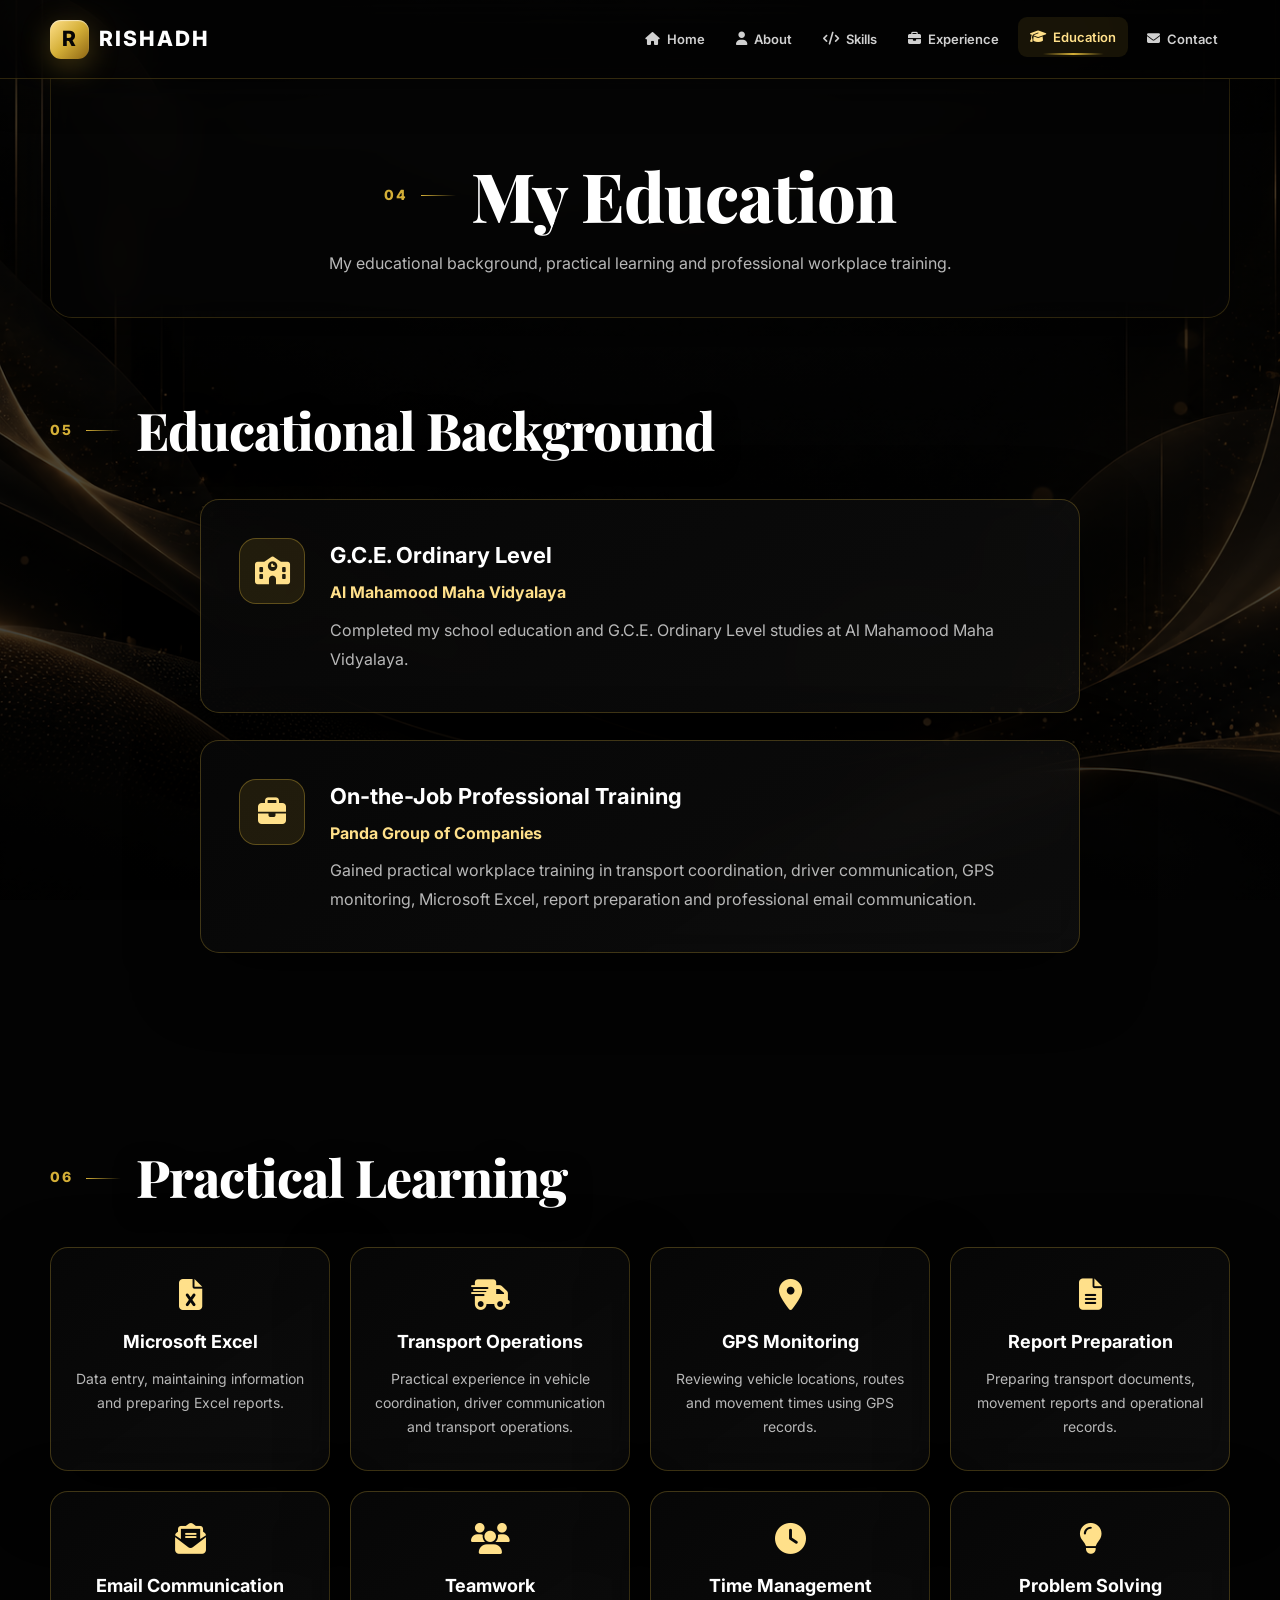
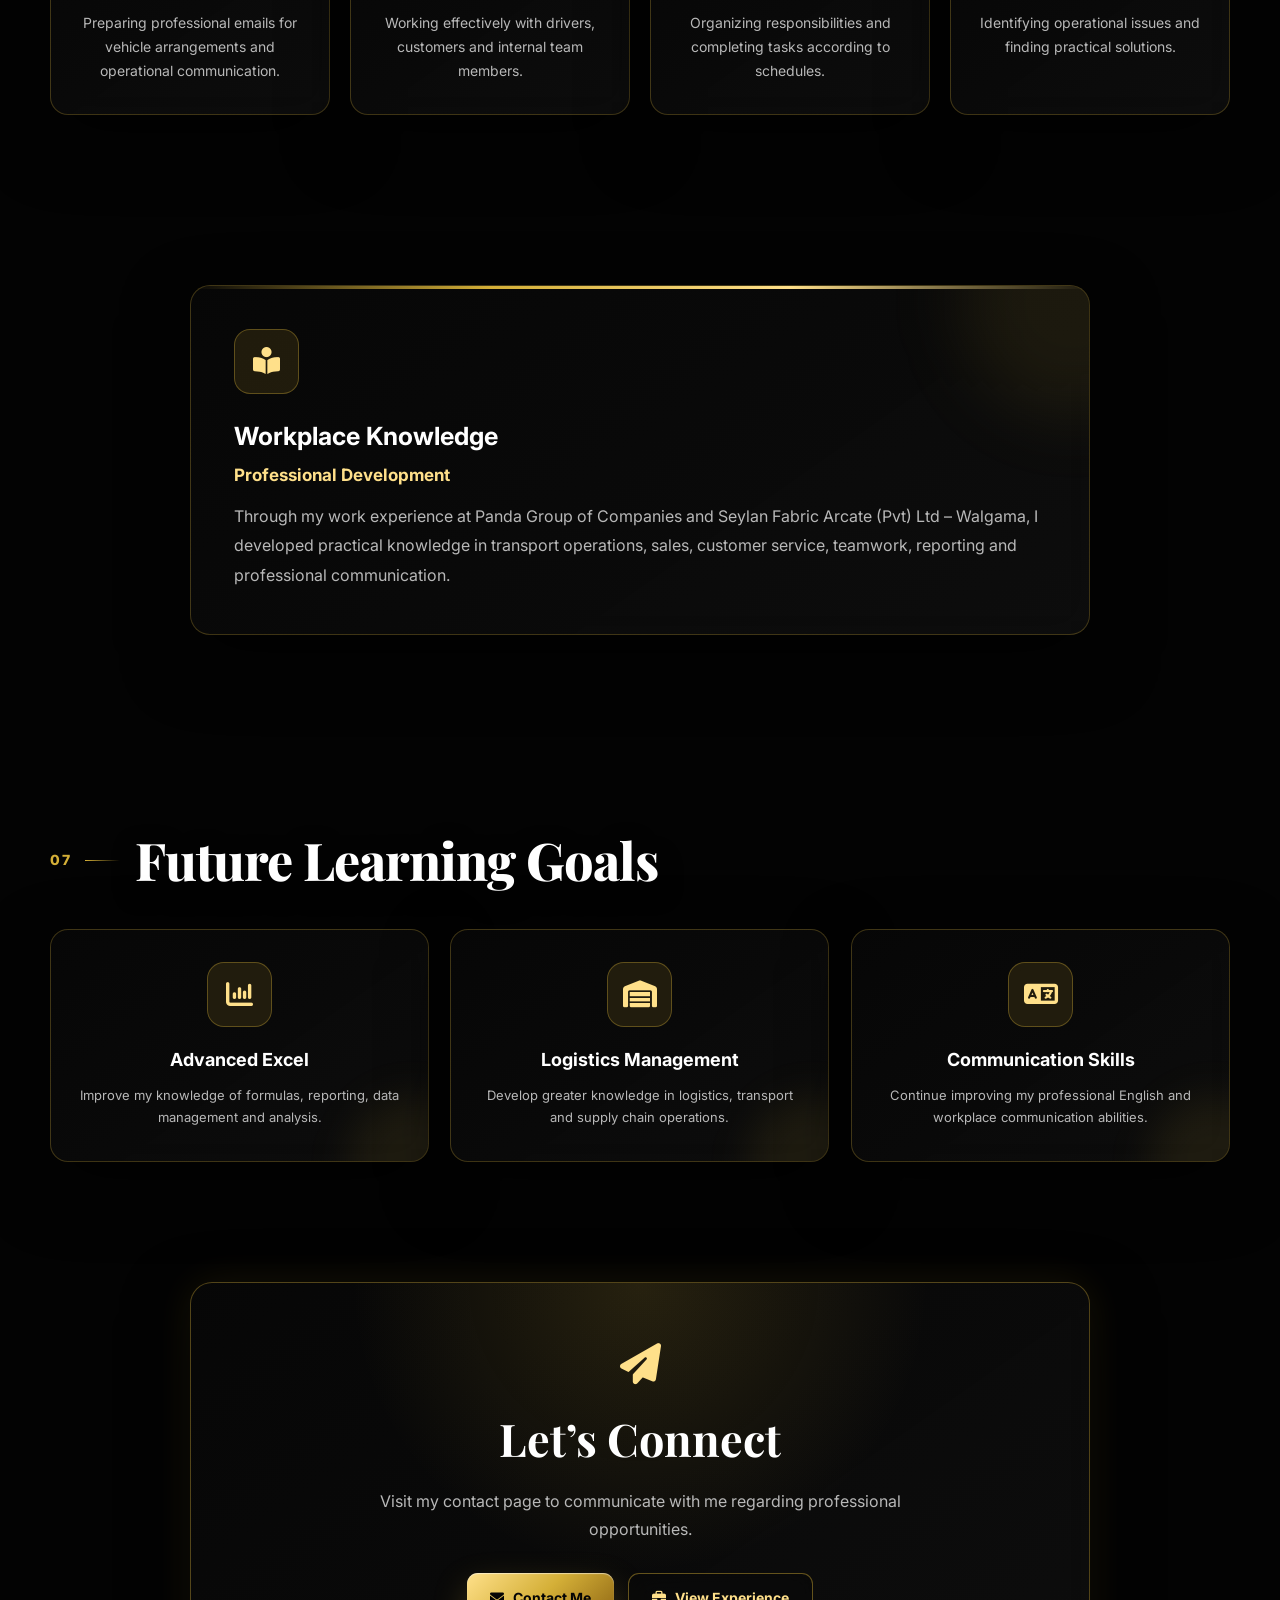
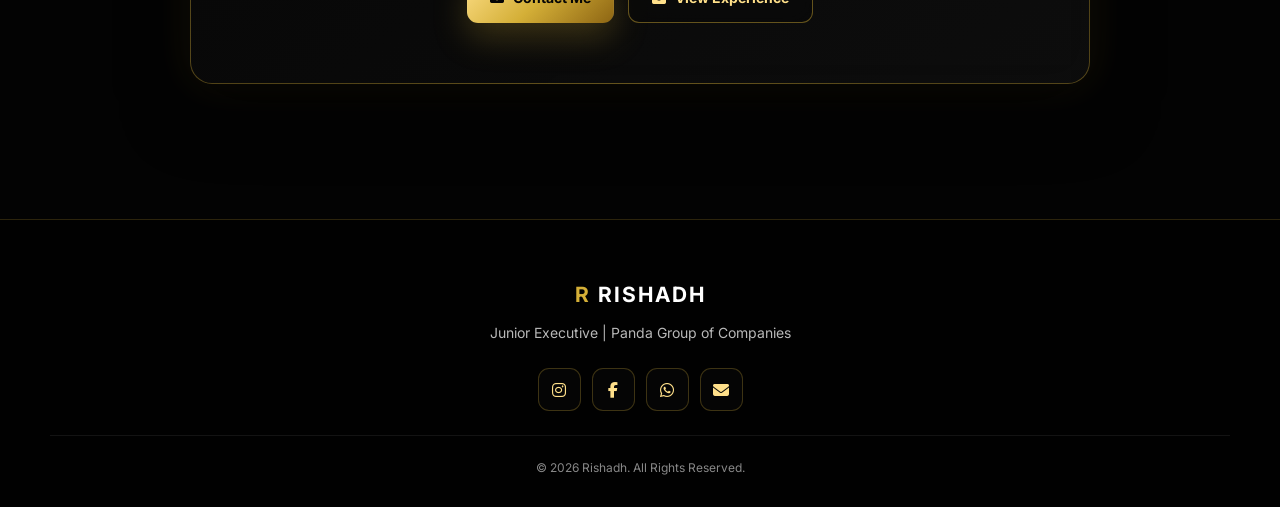
<file: education.html>
<!DOCTYPE html>
<html lang="en">

<head>
    <meta charset="UTF-8">
    <meta name="viewport" content="width=device-width, initial-scale=1.0">

    <title>Education | Rishadh</title>

    <link rel="stylesheet" href="style.css">

    <link rel="stylesheet"
          href="https://cdnjs.cloudflare.com/ajax/libs/font-awesome/6.5.2/css/all.min.css">
</head>

<body>

    <!-- NAVBAR -->
    <header class="navbar">

        <div class="nav-container">

            <a href="index.html" class="logo">
                <span>R</span> RISHADH
            </a>

            <button class="menu-toggle"
                    id="menuToggle"
                    aria-label="Open menu">

                <i class="fa-solid fa-bars"></i>

            </button>

            <nav>
                <ul id="navMenu">

                    <li>
                        <a href="index.html">
                            <i class="fa-solid fa-house"></i>
                            Home
                        </a>
                    </li>

                    <li>
                        <a href="about.html">
                            <i class="fa-solid fa-user"></i>
                            About
                        </a>
                    </li>

                    <li>
                        <a href="skills.html">
                            <i class="fa-solid fa-code"></i>
                            Skills
                        </a>
                    </li>

                    <li>
                        <a href="experience.html">
                            <i class="fa-solid fa-briefcase"></i>
                            Experience
                        </a>
                    </li>

                    <li>
                        <a href="education.html" class="active">
                            <i class="fa-solid fa-graduation-cap"></i>
                            Education
                        </a>
                    </li>

                    <li>
                        <a href="contact.html">
                            <i class="fa-solid fa-envelope"></i>
                            Contact
                        </a>
                    </li>

                </ul>
            </nav>

        </div>

    </header>


    <!-- EDUCATION PAGE -->
    <main class="inner-page">

        <!-- PAGE HEADING -->
        <section class="page-heading">

            <div class="section-title">
                <span>04</span>
                <h1>My Education</h1>
            </div>

            <p>
                My educational background, practical learning
                and professional workplace training.
            </p>

        </section>


        <!-- EDUCATIONAL BACKGROUND -->
        <section class="section">

            <div class="section-title">
                <span>05</span>
                <h2>Educational Background</h2>
            </div>


            <!-- O/L EDUCATION -->
            <div class="education-card">

                <div class="education-icon">
                    <i class="fa-solid fa-school"></i>
                </div>

                <div>

                    <h3>G.C.E. Ordinary Level</h3>

                    <h4>Al Mahamood Maha Vidyalaya</h4>

                    <p>
                        Completed my school education and
                        G.C.E. Ordinary Level studies at
                        Al Mahamood Maha Vidyalaya.
                    </p>

                </div>

            </div>


            <!-- PROFESSIONAL TRAINING -->
            <div class="education-card">

                <div class="education-icon">
                    <i class="fa-solid fa-briefcase"></i>
                </div>

                <div>

                    <h3>On-the-Job Professional Training</h3>

                    <h4>Panda Group of Companies</h4>

                    <p>
                        Gained practical workplace training in transport
                        coordination, driver communication, GPS monitoring,
                        Microsoft Excel, report preparation and professional
                        email communication.
                    </p>

                </div>

            </div>

        </section>


        <!-- PRACTICAL LEARNING -->
        <section class="section">

            <div class="section-title">
                <span>06</span>
                <h2>Practical Learning</h2>
            </div>


            <div class="values-grid">

                <div class="value-card">

                    <i class="fa-solid fa-file-excel"></i>

                    <h3>Microsoft Excel</h3>

                    <p>
                        Data entry, maintaining information
                        and preparing Excel reports.
                    </p>

                </div>


                <div class="value-card">

                    <i class="fa-solid fa-truck-fast"></i>

                    <h3>Transport Operations</h3>

                    <p>
                        Practical experience in vehicle coordination,
                        driver communication and transport operations.
                    </p>

                </div>


                <div class="value-card">

                    <i class="fa-solid fa-location-dot"></i>

                    <h3>GPS Monitoring</h3>

                    <p>
                        Reviewing vehicle locations, routes
                        and movement times using GPS records.
                    </p>

                </div>


                <div class="value-card">

                    <i class="fa-solid fa-file-lines"></i>

                    <h3>Report Preparation</h3>

                    <p>
                        Preparing transport documents,
                        movement reports and operational records.
                    </p>

                </div>


                <div class="value-card">

                    <i class="fa-solid fa-envelope-open-text"></i>

                    <h3>Email Communication</h3>

                    <p>
                        Preparing professional emails for vehicle
                        arrangements and operational communication.
                    </p>

                </div>


                <div class="value-card">

                    <i class="fa-solid fa-users"></i>

                    <h3>Teamwork</h3>

                    <p>
                        Working effectively with drivers,
                        customers and internal team members.
                    </p>

                </div>


                <div class="value-card">

                    <i class="fa-solid fa-clock"></i>

                    <h3>Time Management</h3>

                    <p>
                        Organizing responsibilities and completing
                        tasks according to schedules.
                    </p>

                </div>


                <div class="value-card">

                    <i class="fa-solid fa-lightbulb"></i>

                    <h3>Problem Solving</h3>

                    <p>
                        Identifying operational issues
                        and finding practical solutions.
                    </p>

                </div>

            </div>

        </section>


        <!-- WORKPLACE KNOWLEDGE -->
        <section class="section">

            <div class="experience-card">

                <div class="experience-icon">
                    <i class="fa-solid fa-book-open-reader"></i>
                </div>

                <h3>Workplace Knowledge</h3>

                <h4>Professional Development</h4>

                <p class="experience-description">
                    Through my work experience at Panda Group of Companies
                    and Seylan Fabric Arcate (Pvt) Ltd – Walgama, I developed
                    practical knowledge in transport operations, sales,
                    customer service, teamwork, reporting and professional
                    communication.
                </p>

            </div>

        </section>


        <!-- LEARNING GOALS -->
        <section class="section">

            <div class="section-title">
                <span>07</span>
                <h2>Future Learning Goals</h2>
            </div>


            <div class="skills-grid">

                <div class="skill-card">

                    <div class="skill-icon">
                        <i class="fa-solid fa-chart-column"></i>
                    </div>

                    <h3>Advanced Excel</h3>

                    <p>
                        Improve my knowledge of formulas, reporting,
                        data management and analysis.
                    </p>

                </div>


                <div class="skill-card">

                    <div class="skill-icon">
                        <i class="fa-solid fa-warehouse"></i>
                    </div>

                    <h3>Logistics Management</h3>

                    <p>
                        Develop greater knowledge in logistics,
                        transport and supply chain operations.
                    </p>

                </div>


                <div class="skill-card">

                    <div class="skill-icon">
                        <i class="fa-solid fa-language"></i>
                    </div>

                    <h3>Communication Skills</h3>

                    <p>
                        Continue improving my professional English
                        and workplace communication abilities.
                    </p>

                </div>

            </div>

        </section>


        <!-- CALL TO ACTION -->
        <section class="section about-cta">

            <div class="cta-content">

                <i class="fa-solid fa-paper-plane"></i>

                <h2>Let’s Connect</h2>

                <p>
                    Visit my contact page to communicate with me
                    regarding professional opportunities.
                </p>

                <div class="hero-buttons">

                    <a href="contact.html"
                       class="btn primary-btn">

                        <i class="fa-solid fa-envelope"></i>
                        Contact Me

                    </a>

                    <a href="experience.html"
                       class="btn secondary-btn">

                        <i class="fa-solid fa-briefcase"></i>
                        View Experience

                    </a>

                </div>

            </div>

        </section>

    </main>


    <!-- FOOTER -->
    <footer class="footer">

        <div class="footer-content">

            <h3>
                <span>R</span> RISHADH
            </h3>

            <p>
                Junior Executive | Panda Group of Companies
            </p>

            <div class="social-links">

                <a href="https://www.instagram.com/m_rish_4you"
                   target="_blank"
                   rel="noopener noreferrer"
                   aria-label="Instagram">

                    <i class="fa-brands fa-instagram"></i>

                </a>


                <a href="https://www.facebook.com/share/1R2MmjTB9F/?mibextid=wwXIfr"
                   target="_blank"
                   rel="noopener noreferrer"
                   aria-label="Facebook">

                    <i class="fa-brands fa-facebook-f"></i>

                </a>


                <a href="https://wa.me/94704838532"
                   target="_blank"
                   rel="noopener noreferrer"
                   aria-label="WhatsApp">

                    <i class="fa-brands fa-whatsapp"></i>

                </a>


                <a href="mailto:mohamedrish18@icloud.com"
                   aria-label="Email">

                    <i class="fa-solid fa-envelope"></i>

                </a>

            </div>

            <p class="copyright">
                © 2026 Rishadh. All Rights Reserved.
            </p>

        </div>

    </footer>


    <!-- MOBILE MENU SCRIPT -->
    <script>
        const menuToggle = document.getElementById("menuToggle");
        const navMenu = document.getElementById("navMenu");
        const menuIcon = menuToggle.querySelector("i");

        menuToggle.addEventListener("click", function () {
            navMenu.classList.toggle("active");

            if (navMenu.classList.contains("active")) {
                menuIcon.classList.remove("fa-bars");
                menuIcon.classList.add("fa-xmark");
            } else {
                menuIcon.classList.remove("fa-xmark");
                menuIcon.classList.add("fa-bars");
            }
        });

        document.querySelectorAll("#navMenu a").forEach(function (link) {
            link.addEventListener("click", function () {
                navMenu.classList.remove("active");
                menuIcon.classList.remove("fa-xmark");
                menuIcon.classList.add("fa-bars");
            });
        });
    </script>

</body>

</html>
</file>
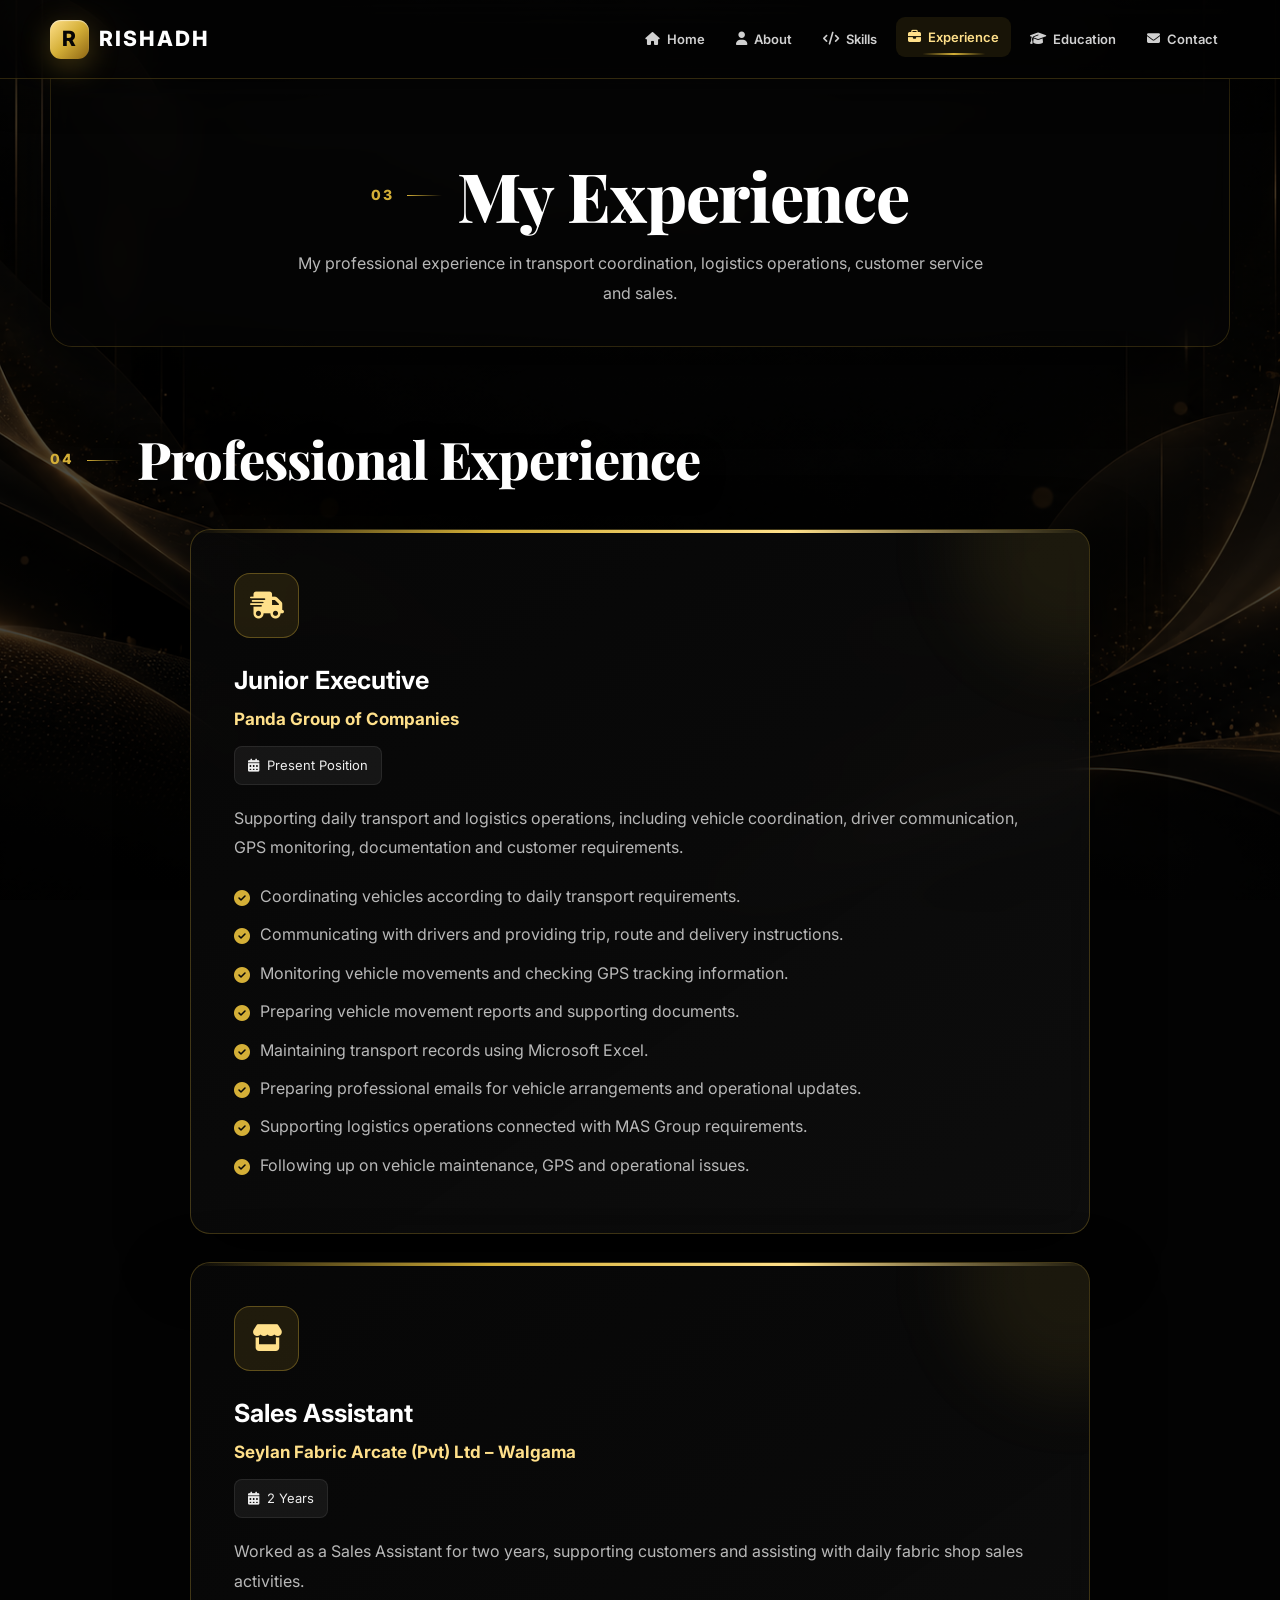
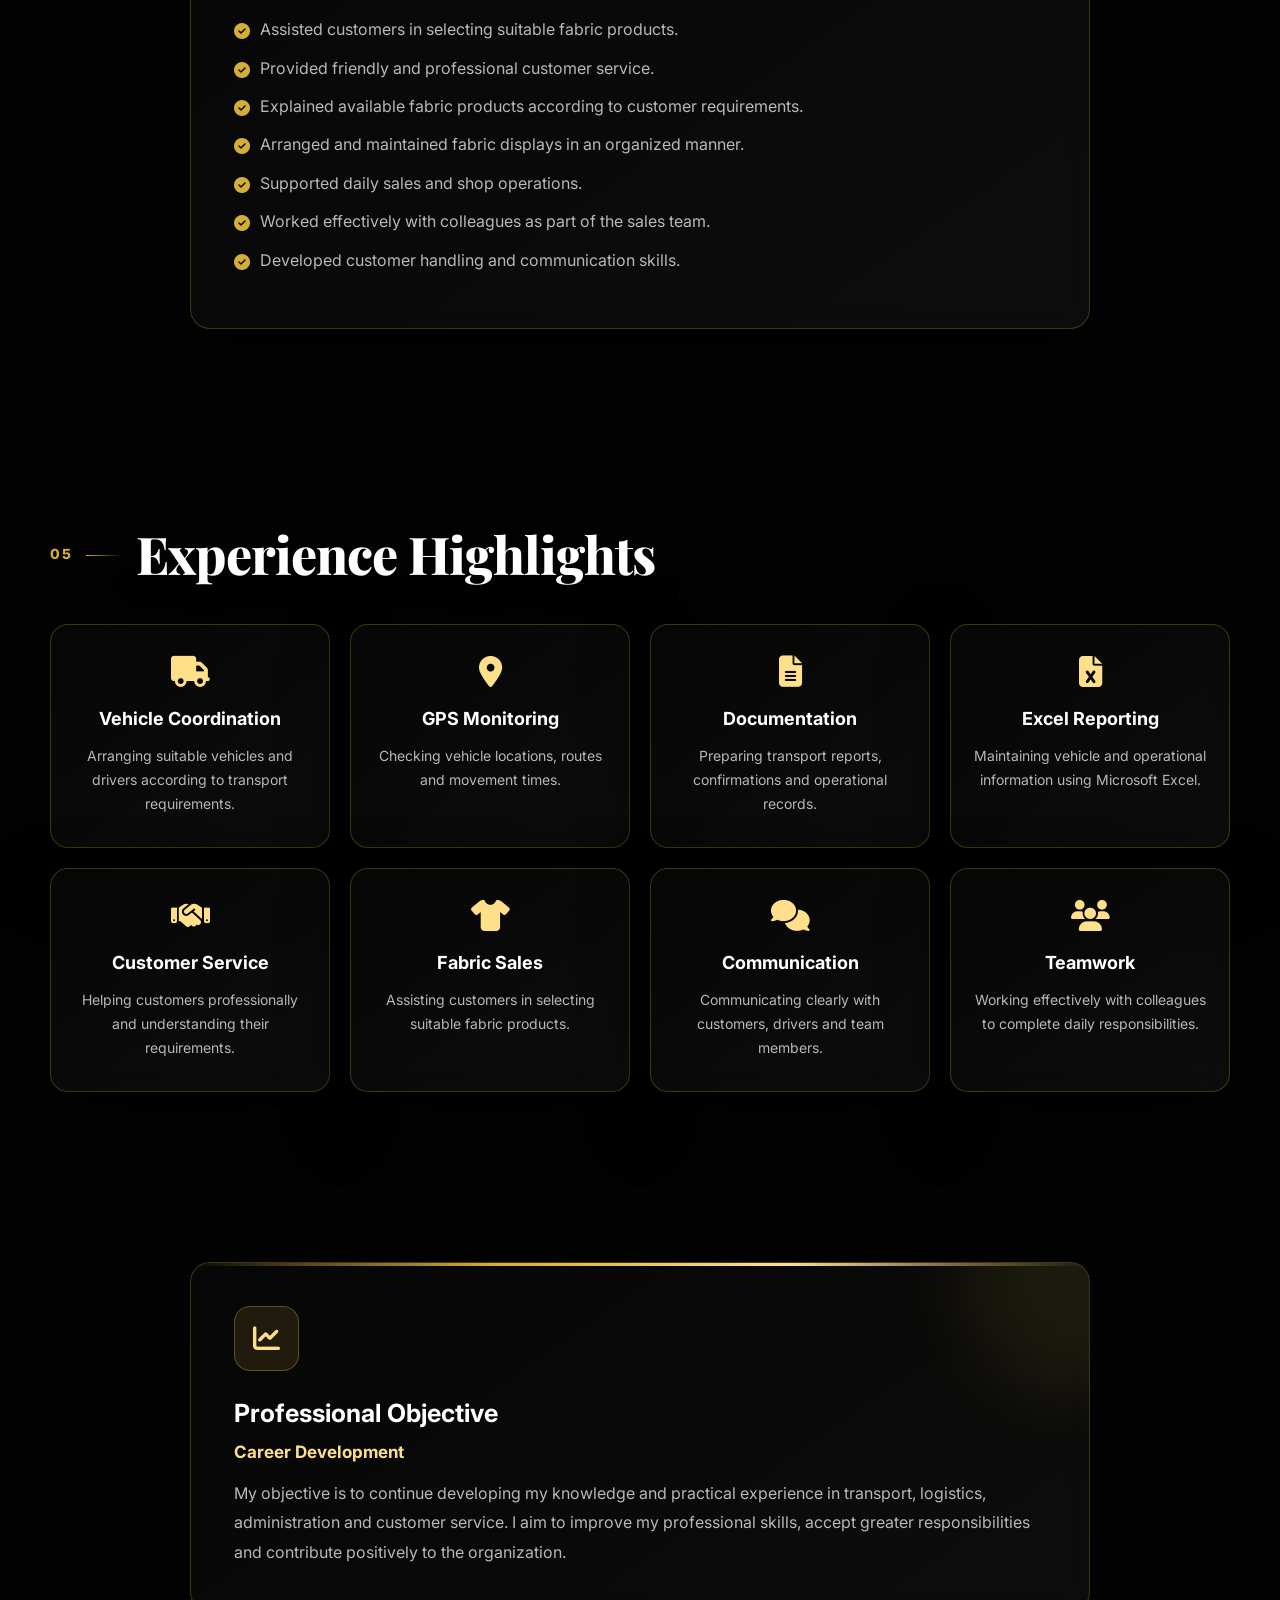
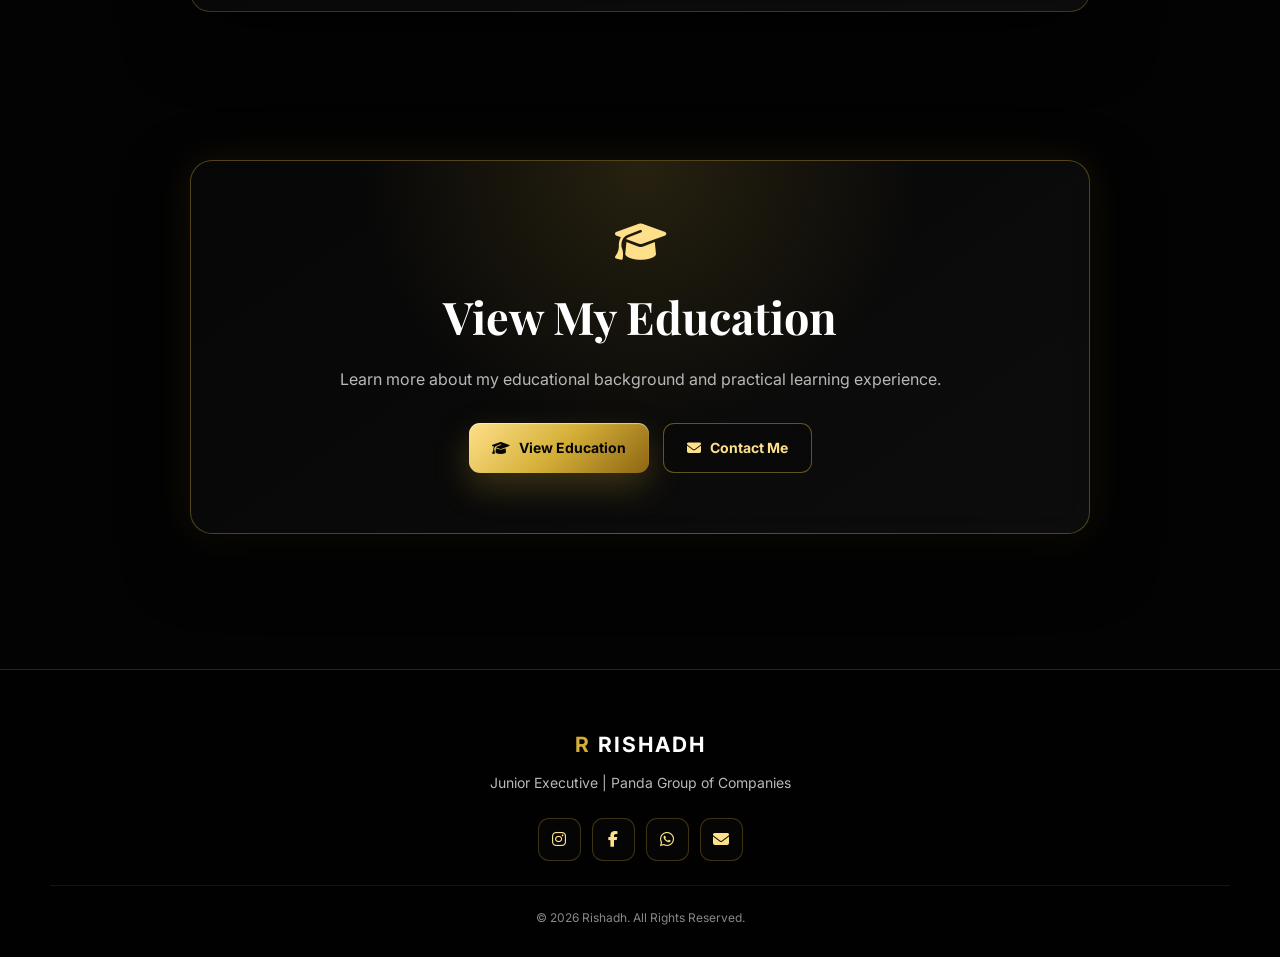
<file: experience.html>
<!DOCTYPE html>
<html lang="en">

<head>
    <meta charset="UTF-8">
    <meta name="viewport" content="width=device-width, initial-scale=1.0">

    <title>Experience | Rishadh</title>

    <link rel="stylesheet" href="style.css">

    <link rel="stylesheet"
          href="https://cdnjs.cloudflare.com/ajax/libs/font-awesome/6.5.2/css/all.min.css">
</head>

<body>

    <!-- NAVBAR -->
    <header class="navbar">

        <div class="nav-container">

            <a href="index.html" class="logo">
                <span>R</span> RISHADH
            </a>

            <button class="menu-toggle"
                    id="menuToggle"
                    aria-label="Open menu">

                <i class="fa-solid fa-bars"></i>

            </button>

            <nav>
                <ul id="navMenu">

                    <li>
                        <a href="index.html">
                            <i class="fa-solid fa-house"></i>
                            Home
                        </a>
                    </li>

                    <li>
                        <a href="about.html">
                            <i class="fa-solid fa-user"></i>
                            About
                        </a>
                    </li>

                    <li>
                        <a href="skills.html">
                            <i class="fa-solid fa-code"></i>
                            Skills
                        </a>
                    </li>

                    <li>
                        <a href="experience.html" class="active">
                            <i class="fa-solid fa-briefcase"></i>
                            Experience
                        </a>
                    </li>

                    <li>
                        <a href="education.html">
                            <i class="fa-solid fa-graduation-cap"></i>
                            Education
                        </a>
                    </li>

                    <li>
                        <a href="contact.html">
                            <i class="fa-solid fa-envelope"></i>
                            Contact
                        </a>
                    </li>

                </ul>
            </nav>

        </div>

    </header>


    <!-- EXPERIENCE PAGE -->
    <main class="inner-page">

        <!-- PAGE HEADING -->
        <section class="page-heading">

            <div class="section-title">
                <span>03</span>
                <h1>My Experience</h1>
            </div>

            <p>
                My professional experience in transport coordination,
                logistics operations, customer service and sales.
            </p>

        </section>


        <!-- PROFESSIONAL EXPERIENCE -->
        <section class="section">

            <div class="section-title">
                <span>04</span>
                <h2>Professional Experience</h2>
            </div>


            <!-- PANDA GROUP EXPERIENCE -->
            <div class="experience-card">

                <div class="experience-icon">
                    <i class="fa-solid fa-truck-fast"></i>
                </div>

                <h3>Junior Executive</h3>

                <h4>Panda Group of Companies</h4>

                <div class="experience-date">
                    <i class="fa-solid fa-calendar-days"></i>
                    Present Position
                </div>

                <p class="experience-description">
                    Supporting daily transport and logistics operations,
                    including vehicle coordination, driver communication,
                    GPS monitoring, documentation and customer requirements.
                </p>

                <ul>

                    <li>
                        Coordinating vehicles according to daily
                        transport requirements.
                    </li>

                    <li>
                        Communicating with drivers and providing trip,
                        route and delivery instructions.
                    </li>

                    <li>
                        Monitoring vehicle movements and checking
                        GPS tracking information.
                    </li>

                    <li>
                        Preparing vehicle movement reports and
                        supporting documents.
                    </li>

                    <li>
                        Maintaining transport records using
                        Microsoft Excel.
                    </li>

                    <li>
                        Preparing professional emails for vehicle
                        arrangements and operational updates.
                    </li>

                    <li>
                        Supporting logistics operations connected
                        with MAS Group requirements.
                    </li>

                    <li>
                        Following up on vehicle maintenance,
                        GPS and operational issues.
                    </li>

                </ul>

            </div>


            <!-- FABRIC SHOP EXPERIENCE -->
            <div class="experience-card">

                <div class="experience-icon">
                    <i class="fa-solid fa-store"></i>
                </div>

                <h3>Sales Assistant</h3>

                <h4>Seylan Fabric Arcate (Pvt) Ltd – Walgama</h4>

                <div class="experience-date">
                    <i class="fa-solid fa-calendar-days"></i>
                    2 Years
                </div>

                <p class="experience-description">
                    Worked as a Sales Assistant for two years,
                    supporting customers and assisting with daily
                    fabric shop sales activities.
                </p>

                <ul>

                    <li>
                        Assisted customers in selecting suitable
                        fabric products.
                    </li>

                    <li>
                        Provided friendly and professional
                        customer service.
                    </li>

                    <li>
                        Explained available fabric products
                        according to customer requirements.
                    </li>

                    <li>
                        Arranged and maintained fabric displays
                        in an organized manner.
                    </li>

                    <li>
                        Supported daily sales and shop operations.
                    </li>

                    <li>
                        Worked effectively with colleagues
                        as part of the sales team.
                    </li>

                    <li>
                        Developed customer handling and
                        communication skills.
                    </li>

                </ul>

            </div>

        </section>


        <!-- EXPERIENCE HIGHLIGHTS -->
        <section class="section">

            <div class="section-title">
                <span>05</span>
                <h2>Experience Highlights</h2>
            </div>


            <div class="values-grid">

                <div class="value-card">
                    <i class="fa-solid fa-truck"></i>

                    <h3>Vehicle Coordination</h3>

                    <p>
                        Arranging suitable vehicles and drivers
                        according to transport requirements.
                    </p>
                </div>


                <div class="value-card">
                    <i class="fa-solid fa-location-dot"></i>

                    <h3>GPS Monitoring</h3>

                    <p>
                        Checking vehicle locations, routes
                        and movement times.
                    </p>
                </div>


                <div class="value-card">
                    <i class="fa-solid fa-file-lines"></i>

                    <h3>Documentation</h3>

                    <p>
                        Preparing transport reports,
                        confirmations and operational records.
                    </p>
                </div>


                <div class="value-card">
                    <i class="fa-solid fa-file-excel"></i>

                    <h3>Excel Reporting</h3>

                    <p>
                        Maintaining vehicle and operational
                        information using Microsoft Excel.
                    </p>
                </div>


                <div class="value-card">
                    <i class="fa-solid fa-handshake"></i>

                    <h3>Customer Service</h3>

                    <p>
                        Helping customers professionally and
                        understanding their requirements.
                    </p>
                </div>


                <div class="value-card">
                    <i class="fa-solid fa-shirt"></i>

                    <h3>Fabric Sales</h3>

                    <p>
                        Assisting customers in selecting
                        suitable fabric products.
                    </p>
                </div>


                <div class="value-card">
                    <i class="fa-solid fa-comments"></i>

                    <h3>Communication</h3>

                    <p>
                        Communicating clearly with customers,
                        drivers and team members.
                    </p>
                </div>


                <div class="value-card">
                    <i class="fa-solid fa-users"></i>

                    <h3>Teamwork</h3>

                    <p>
                        Working effectively with colleagues
                        to complete daily responsibilities.
                    </p>
                </div>

            </div>

        </section>


        <!-- PROFESSIONAL OBJECTIVE -->
        <section class="section">

            <div class="experience-card">

                <div class="experience-icon">
                    <i class="fa-solid fa-chart-line"></i>
                </div>

                <h3>Professional Objective</h3>

                <h4>Career Development</h4>

                <p class="experience-description">
                    My objective is to continue developing my knowledge
                    and practical experience in transport, logistics,
                    administration and customer service. I aim to improve
                    my professional skills, accept greater responsibilities
                    and contribute positively to the organization.
                </p>

            </div>

        </section>


        <!-- CALL TO ACTION -->
        <section class="section about-cta">

            <div class="cta-content">

                <i class="fa-solid fa-graduation-cap"></i>

                <h2>View My Education</h2>

                <p>
                    Learn more about my educational background
                    and practical learning experience.
                </p>

                <div class="hero-buttons">

                    <a href="education.html"
                       class="btn primary-btn">

                        <i class="fa-solid fa-graduation-cap"></i>
                        View Education

                    </a>

                    <a href="contact.html"
                       class="btn secondary-btn">

                        <i class="fa-solid fa-envelope"></i>
                        Contact Me

                    </a>

                </div>

            </div>

        </section>

    </main>


    <!-- FOOTER -->
    <footer class="footer">

        <div class="footer-content">

            <h3>
                <span>R</span> RISHADH
            </h3>

            <p>
                Junior Executive | Panda Group of Companies
            </p>

            <div class="social-links">

                <a href="https://www.instagram.com/m_rish_4you"
                   target="_blank"
                   rel="noopener noreferrer"
                   aria-label="Instagram">

                    <i class="fa-brands fa-instagram"></i>

                </a>

                <a href="https://www.facebook.com/share/1R2MmjTB9F/?mibextid=wwXIfr"
                   target="_blank"
                   rel="noopener noreferrer"
                   aria-label="Facebook">

                    <i class="fa-brands fa-facebook-f"></i>

                </a>

                <a href="https://wa.me/94704838532"
                   target="_blank"
                   rel="noopener noreferrer"
                   aria-label="WhatsApp">

                    <i class="fa-brands fa-whatsapp"></i>

                </a>

                <a href="mailto:mohamedrish18@icloud.com"
                   aria-label="Email">

                    <i class="fa-solid fa-envelope"></i>

                </a>

            </div>

            <p class="copyright">
                © 2026 Rishadh. All Rights Reserved.
            </p>

        </div>

    </footer>


    <!-- MOBILE MENU SCRIPT -->
    <script>
        const menuToggle = document.getElementById("menuToggle");
        const navMenu = document.getElementById("navMenu");
        const menuIcon = menuToggle.querySelector("i");

        menuToggle.addEventListener("click", function () {
            navMenu.classList.toggle("active");

            if (navMenu.classList.contains("active")) {
                menuIcon.classList.remove("fa-bars");
                menuIcon.classList.add("fa-xmark");
            } else {
                menuIcon.classList.remove("fa-xmark");
                menuIcon.classList.add("fa-bars");
            }
        });

        document.querySelectorAll("#navMenu a").forEach(function (link) {
            link.addEventListener("click", function () {
                navMenu.classList.remove("active");
                menuIcon.classList.remove("fa-xmark");
                menuIcon.classList.add("fa-bars");
            });
        });
    </script>

</body>

</html>
</file>
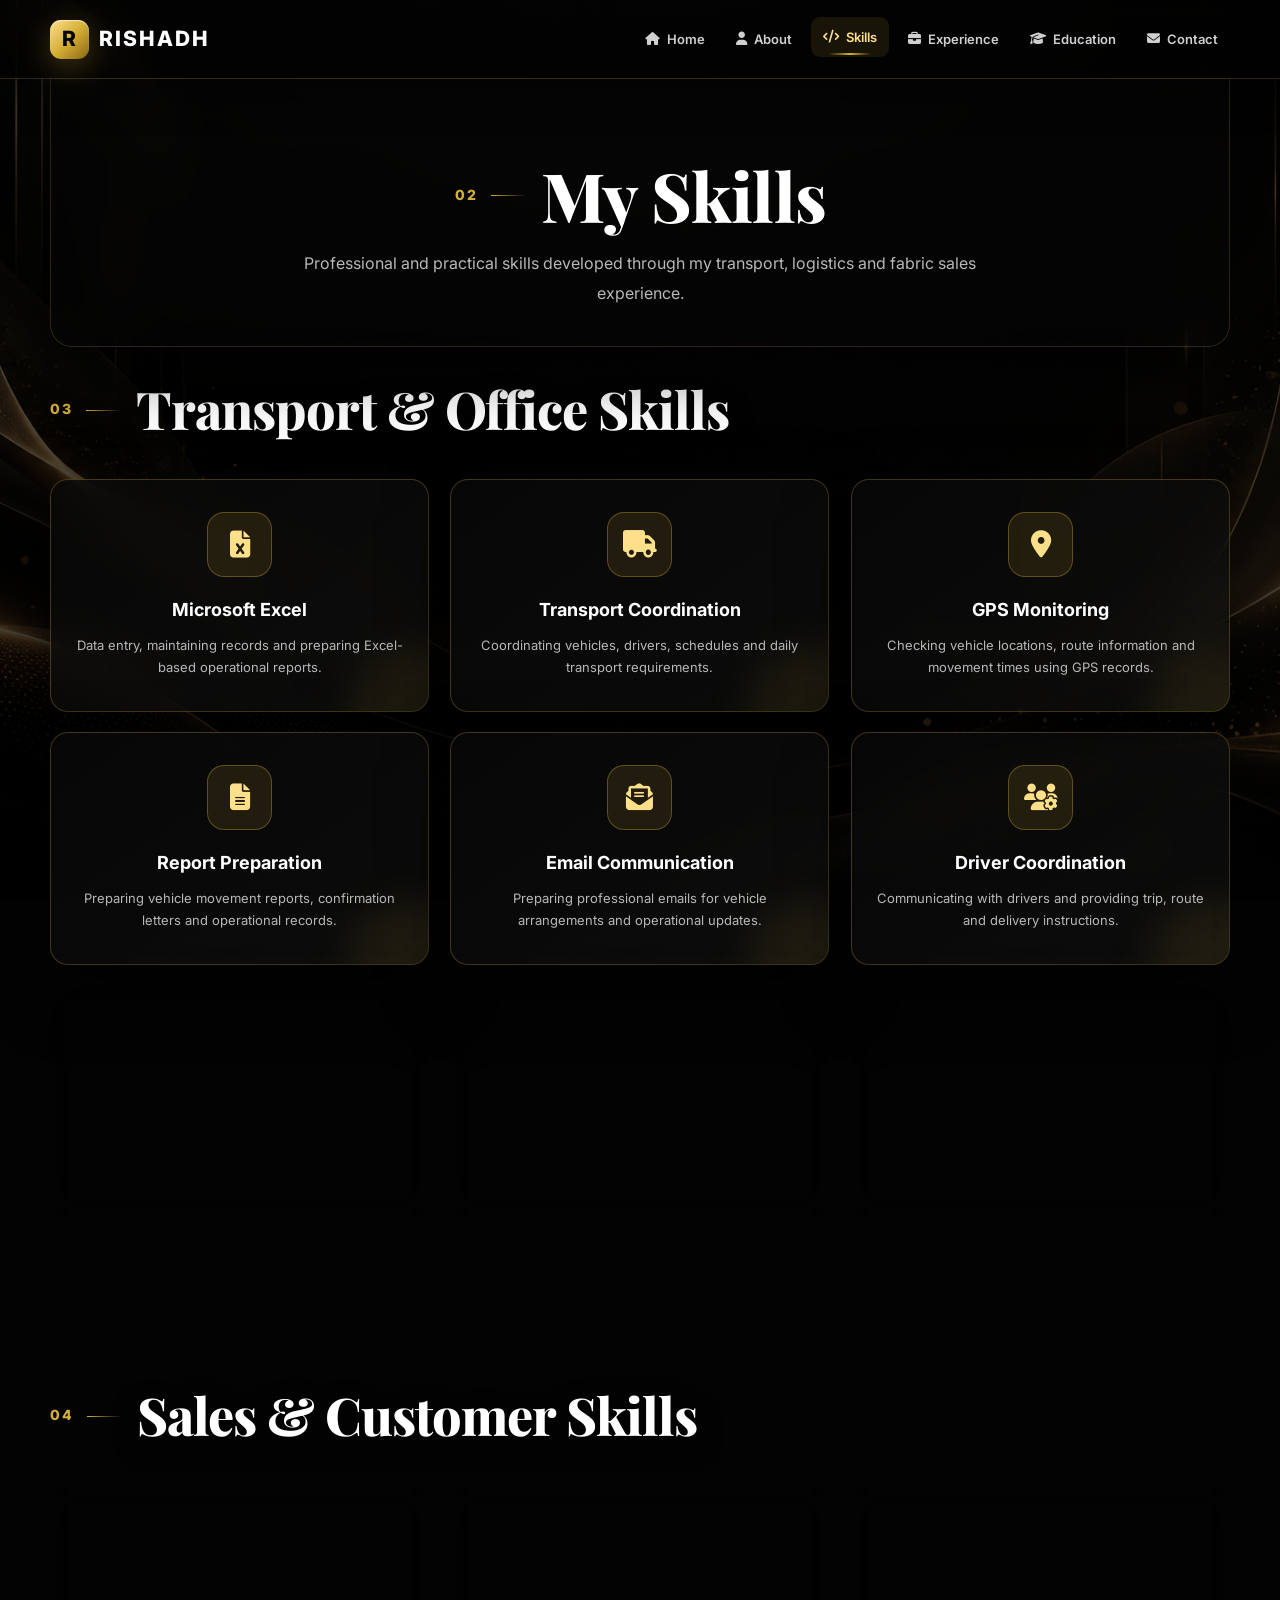
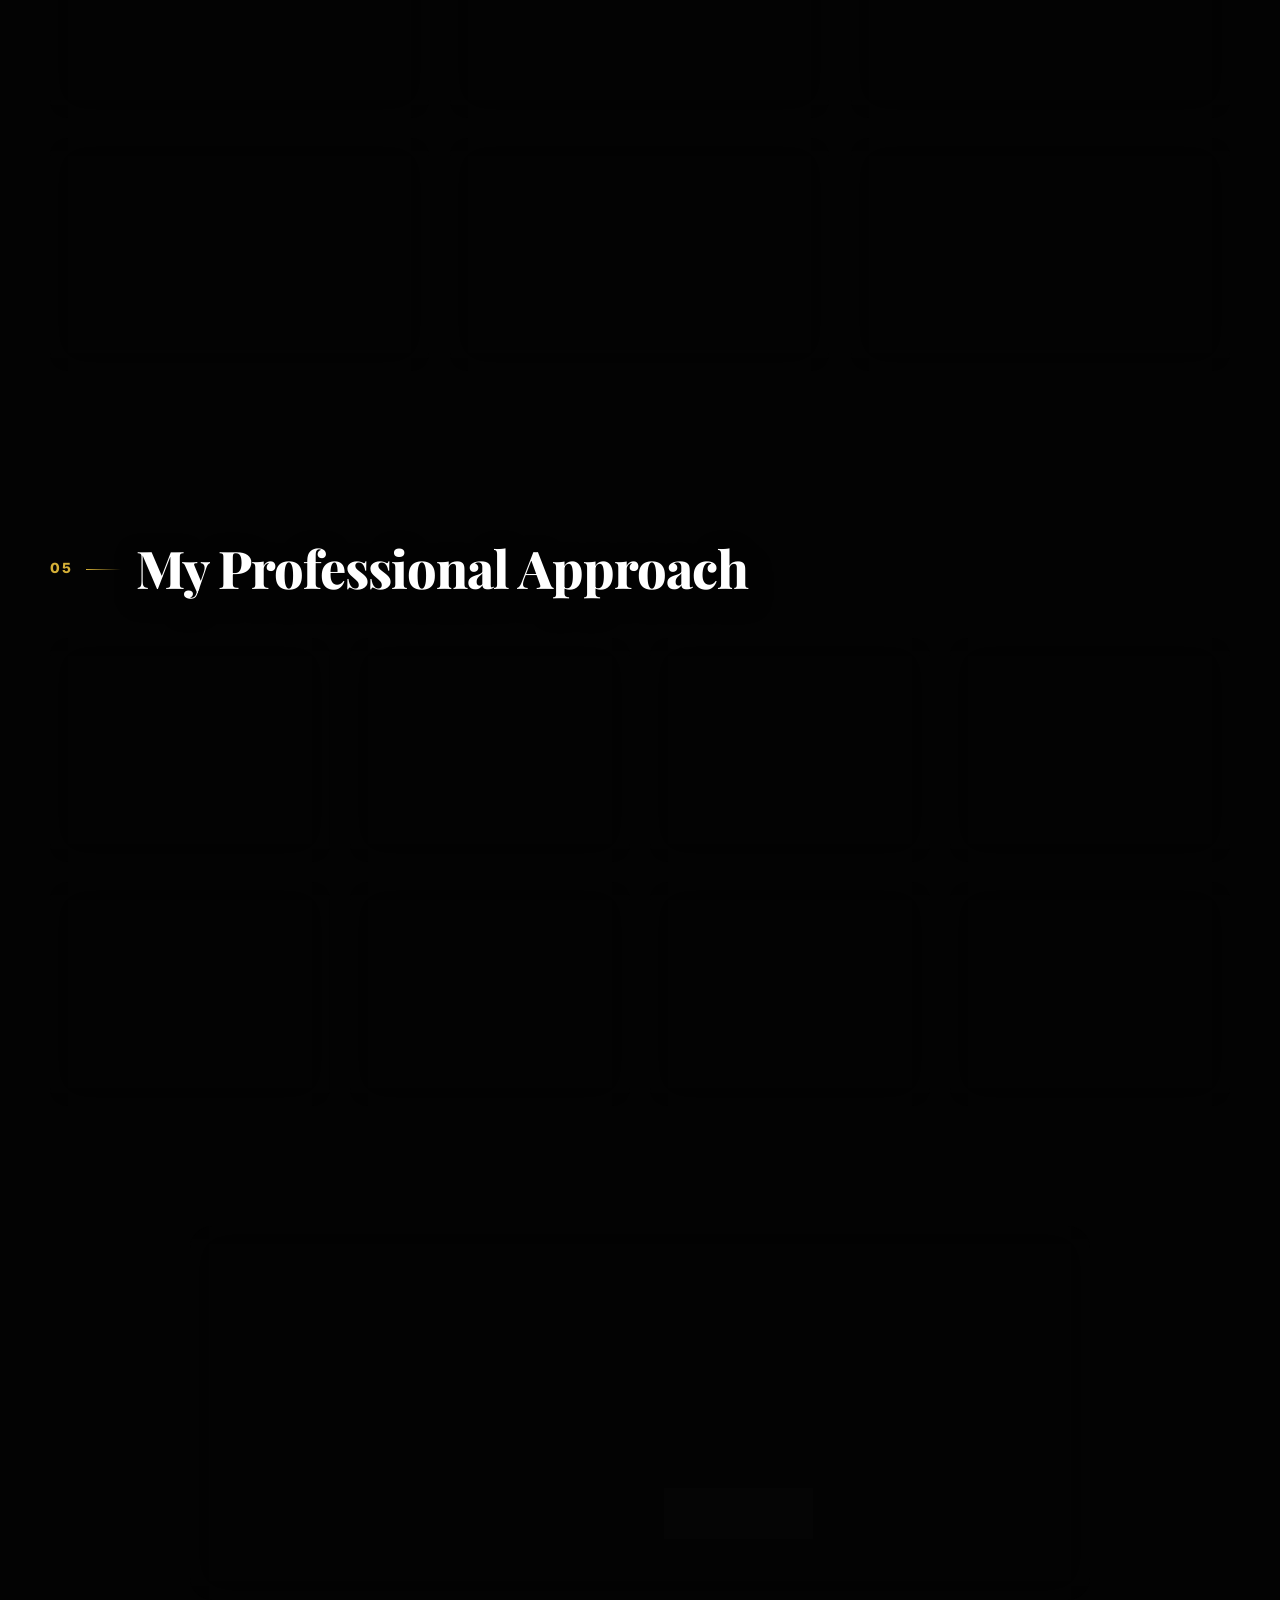
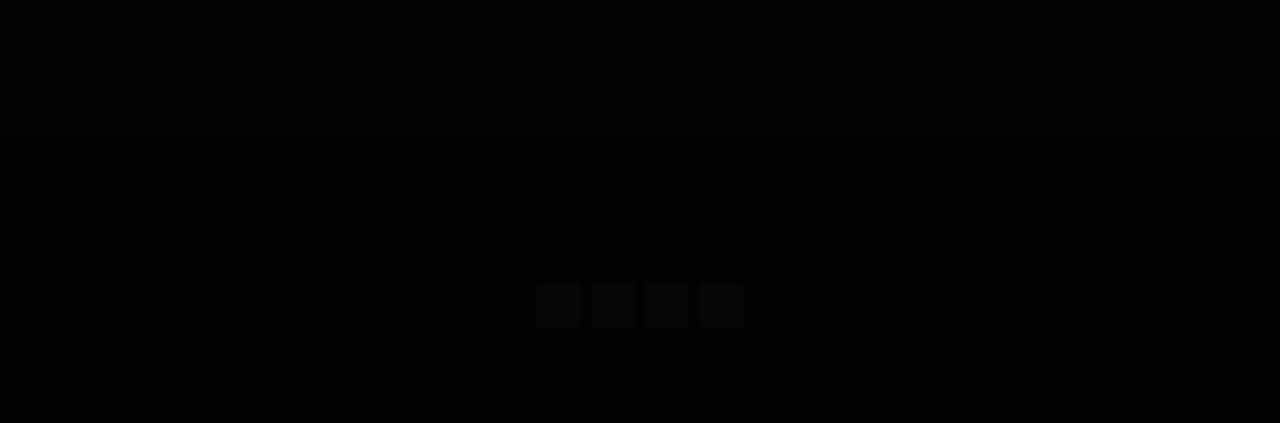
<file: skills.html>
<!DOCTYPE html>
<html lang="en">

<head>
    <meta charset="UTF-8">
    <meta name="viewport" content="width=device-width, initial-scale=1.0">

    <title>Skills | Rishadh</title>

    <link rel="stylesheet" href="style.css?v=11">

    <link rel="stylesheet"
          href="https://cdnjs.cloudflare.com/ajax/libs/font-awesome/6.5.2/css/all.min.css">
</head>

<body>

    <!-- NAVBAR -->
    <header class="navbar">

        <div class="nav-container">

            <a href="index.html" class="logo">
                <span>R</span> RISHADH
            </a>

            <button class="menu-toggle"
                    id="menuToggle"
                    aria-label="Open menu">

                <i class="fa-solid fa-bars"></i>

            </button>

            <nav>
                <ul id="navMenu">

                    <li>
                        <a href="index.html">
                            <i class="fa-solid fa-house"></i>
                            Home
                        </a>
                    </li>

                    <li>
                        <a href="about.html">
                            <i class="fa-solid fa-user"></i>
                            About
                        </a>
                    </li>

                    <li>
                        <a href="skills.html" class="active">
                            <i class="fa-solid fa-code"></i>
                            Skills
                        </a>
                    </li>

                    <li>
                        <a href="experience.html">
                            <i class="fa-solid fa-briefcase"></i>
                            Experience
                        </a>
                    </li>

                    <li>
                        <a href="education.html">
                            <i class="fa-solid fa-graduation-cap"></i>
                            Education
                        </a>
                    </li>

                    <li>
                        <a href="contact.html">
                            <i class="fa-solid fa-envelope"></i>
                            Contact
                        </a>
                    </li>

                </ul>
            </nav>

        </div>

    </header>


    <!-- SKILLS PAGE -->
    <main class="inner-page">

        <!-- PAGE HEADING -->
        <section class="page-heading">

            <div class="section-title">
                <span>02</span>
                <h1>My Skills</h1>
            </div>

            <p>
                Professional and practical skills developed through
                my transport, logistics and fabric sales experience.
            </p>

        </section>


        <!-- TRANSPORT SKILLS -->
        <section class="section skills-section">

            <div class="section-title">
                <span>03</span>
                <h2>Transport & Office Skills</h2>
            </div>


            <div class="skills-grid">

                <div class="skill-card">

                    <div class="skill-icon">
                        <i class="fa-solid fa-file-excel"></i>
                    </div>

                    <h3>Microsoft Excel</h3>

                    <p>
                        Data entry, maintaining records and
                        preparing Excel-based operational reports.
                    </p>

                </div>


                <div class="skill-card">

                    <div class="skill-icon">
                        <i class="fa-solid fa-truck"></i>
                    </div>

                    <h3>Transport Coordination</h3>

                    <p>
                        Coordinating vehicles, drivers, schedules
                        and daily transport requirements.
                    </p>

                </div>


                <div class="skill-card">

                    <div class="skill-icon">
                        <i class="fa-solid fa-location-dot"></i>
                    </div>

                    <h3>GPS Monitoring</h3>

                    <p>
                        Checking vehicle locations, route information
                        and movement times using GPS records.
                    </p>

                </div>


                <div class="skill-card">

                    <div class="skill-icon">
                        <i class="fa-solid fa-file-lines"></i>
                    </div>

                    <h3>Report Preparation</h3>

                    <p>
                        Preparing vehicle movement reports,
                        confirmation letters and operational records.
                    </p>

                </div>


                <div class="skill-card">

                    <div class="skill-icon">
                        <i class="fa-solid fa-envelope-open-text"></i>
                    </div>

                    <h3>Email Communication</h3>

                    <p>
                        Preparing professional emails for vehicle
                        arrangements and operational updates.
                    </p>

                </div>


                <div class="skill-card">

                    <div class="skill-icon">
                        <i class="fa-solid fa-users-gear"></i>
                    </div>

                    <h3>Driver Coordination</h3>

                    <p>
                        Communicating with drivers and providing
                        trip, route and delivery instructions.
                    </p>

                </div>


                <div class="skill-card">

                    <div class="skill-icon">
                        <i class="fa-solid fa-screwdriver-wrench"></i>
                    </div>

                    <h3>Maintenance Follow-Up</h3>

                    <p>
                        Following up on vehicle repairs,
                        maintenance and GPS-related issues.
                    </p>

                </div>


                <div class="skill-card">

                    <div class="skill-icon">
                        <i class="fa-solid fa-road"></i>
                    </div>

                    <h3>Transport Operations</h3>

                    <p>
                        Supporting daily vehicle movements,
                        schedules and logistics requirements.
                    </p>

                </div>


                <div class="skill-card">

                    <div class="skill-icon">
                        <i class="fa-solid fa-folder-open"></i>
                    </div>

                    <h3>Documentation</h3>

                    <p>
                        Maintaining accurate transport documents
                        and supporting operational information.
                    </p>

                </div>

            </div>

        </section>


        <!-- SALES SKILLS -->
        <section class="section">

            <div class="section-title">
                <span>04</span>
                <h2>Sales & Customer Skills</h2>
            </div>


            <div class="skills-grid">

                <div class="skill-card">

                    <div class="skill-icon">
                        <i class="fa-solid fa-handshake"></i>
                    </div>

                    <h3>Customer Service</h3>

                    <p>
                        Understanding customer requirements and
                        providing friendly professional assistance.
                    </p>

                </div>


                <div class="skill-card">

                    <div class="skill-icon">
                        <i class="fa-solid fa-shirt"></i>
                    </div>

                    <h3>Fabric Sales</h3>

                    <p>
                        Assisting customers in selecting suitable
                        fabric products according to their needs.
                    </p>

                </div>


                <div class="skill-card">

                    <div class="skill-icon">
                        <i class="fa-solid fa-store"></i>
                    </div>

                    <h3>Shop Operations</h3>

                    <p>
                        Supporting daily sales activities and
                        general fabric shop operations.
                    </p>

                </div>


                <div class="skill-card">

                    <div class="skill-icon">
                        <i class="fa-solid fa-layer-group"></i>
                    </div>

                    <h3>Product Display</h3>

                    <p>
                        Arranging and maintaining fabric displays
                        in a neat and organized manner.
                    </p>

                </div>


                <div class="skill-card">

                    <div class="skill-icon">
                        <i class="fa-solid fa-comments"></i>
                    </div>

                    <h3>Communication</h3>

                    <p>
                        Communicating clearly and professionally
                        with customers and colleagues.
                    </p>

                </div>


                <div class="skill-card">

                    <div class="skill-icon">
                        <i class="fa-solid fa-people-group"></i>
                    </div>

                    <h3>Teamwork</h3>

                    <p>
                        Working effectively with colleagues
                        to support daily sales activities.
                    </p>

                </div>

            </div>

        </section>


        <!-- PROFESSIONAL APPROACH -->
        <section class="section">

            <div class="section-title">
                <span>05</span>
                <h2>My Professional Approach</h2>
            </div>


            <div class="values-grid">

                <div class="value-card">

                    <i class="fa-solid fa-bullseye"></i>

                    <h3>Goal Focused</h3>

                    <p>
                        I focus on completing responsibilities properly
                        and achieving the required results.
                    </p>

                </div>


                <div class="value-card">

                    <i class="fa-solid fa-bolt"></i>

                    <h3>Efficient</h3>

                    <p>
                        I aim to complete tasks efficiently while
                        maintaining accuracy and quality.
                    </p>

                </div>


                <div class="value-card">

                    <i class="fa-solid fa-arrows-rotate"></i>

                    <h3>Adaptable</h3>

                    <p>
                        I am willing to learn new methods and adapt
                        to changing work requirements.
                    </p>

                </div>


                <div class="value-card">

                    <i class="fa-solid fa-user-check"></i>

                    <h3>Reliable</h3>

                    <p>
                        I take my responsibilities seriously and
                        work to complete tasks on time.
                    </p>

                </div>


                <div class="value-card">

                    <i class="fa-solid fa-clock"></i>

                    <h3>Time Management</h3>

                    <p>
                        I organize daily responsibilities and
                        complete work according to schedules.
                    </p>

                </div>


                <div class="value-card">

                    <i class="fa-solid fa-lightbulb"></i>

                    <h3>Problem Solving</h3>

                    <p>
                        I identify operational issues and
                        find practical solutions.
                    </p>

                </div>


                <div class="value-card">

                    <i class="fa-solid fa-users"></i>

                    <h3>Team Player</h3>

                    <p>
                        I support colleagues and work effectively
                        as part of a team.
                    </p>

                </div>


                <div class="value-card">

                    <i class="fa-solid fa-book-open-reader"></i>

                    <h3>Willing to Learn</h3>

                    <p>
                        I am interested in improving my knowledge
                        and developing new professional skills.
                    </p>

                </div>

            </div>

        </section>


        <!-- CALL TO ACTION -->
        <section class="section about-cta">

            <div class="cta-content">

                <i class="fa-solid fa-briefcase"></i>

                <h2>View My Experience</h2>

                <p>
                    Learn more about my transport, logistics
                    and fabric sales work experience.
                </p>

                <div class="hero-buttons">

                    <a href="experience.html"
                       class="btn primary-btn">

                        <i class="fa-solid fa-briefcase"></i>
                        View Experience

                    </a>

                    <a href="contact.html"
                       class="btn secondary-btn">

                        <i class="fa-solid fa-envelope"></i>
                        Contact Me

                    </a>

                </div>

            </div>

        </section>

    </main>


    <!-- FOOTER -->
    <footer class="footer">

        <div class="footer-content">

            <h3>
                <span>R</span> RISHADH
            </h3>

            <p>
                Junior Executive | Panda Group of Companies
            </p>

            <div class="social-links">

                <a href="https://www.instagram.com/m_rish_4you"
                   target="_blank"
                   rel="noopener noreferrer"
                   aria-label="Instagram">

                    <i class="fa-brands fa-instagram"></i>

                </a>


                <a href="https://www.facebook.com/share/1R2MmjTB9F/?mibextid=wwXIfr"
                   target="_blank"
                   rel="noopener noreferrer"
                   aria-label="Facebook">

                    <i class="fa-brands fa-facebook-f"></i>

                </a>


                <a href="https://wa.me/94704838532"
                   target="_blank"
                   rel="noopener noreferrer"
                   aria-label="WhatsApp">

                    <i class="fa-brands fa-whatsapp"></i>

                </a>


                <a href="mailto:mohamedrish18@icloud.com"
                   aria-label="Email">

                    <i class="fa-solid fa-envelope"></i>

                </a>

            </div>


            <p class="copyright">
                © 2026 Rishadh. All Rights Reserved.
            </p>

        </div>

    </footer>


    <!-- MOBILE MENU SCRIPT -->
    <script>
        const menuToggle = document.getElementById("menuToggle");
        const navMenu = document.getElementById("navMenu");
        const menuIcon = menuToggle.querySelector("i");

        menuToggle.addEventListener("click", function () {
            navMenu.classList.toggle("active");

            if (navMenu.classList.contains("active")) {
                menuIcon.classList.remove("fa-bars");
                menuIcon.classList.add("fa-xmark");
            } else {
                menuIcon.classList.remove("fa-xmark");
                menuIcon.classList.add("fa-bars");
            }
        });

        document.querySelectorAll("#navMenu a").forEach(function (link) {
            link.addEventListener("click", function () {
                navMenu.classList.remove("active");
                menuIcon.classList.remove("fa-xmark");
                menuIcon.classList.add("fa-bars");
            });
        });
    </script>

</body>

</html>
</file>
<file: style.css>
/* ==================================================
   RISHADH PORTFOLIO
   COMPLETE BLACK & GOLD GLASS DESIGN
================================================== */

@import url("https://fonts.googleapis.com/css2?family=Inter:wght@400;500;600;700;800&family=Playfair+Display:wght@700;800&display=swap");


/* VARIABLES */
:root {
    --black: #030303;
    --white: #ffffff;
    --muted: #b8b8b8;

    --gold: #d4af37;
    --gold-light: #ffe08a;
    --gold-dark: #8d6513;

    --glass: rgba(8, 8, 8, 0.72);
    --border: rgba(212, 175, 55, 0.27);
    --border-light: rgba(255, 224, 138, 0.5);

    --shadow: 0 24px 65px rgba(0, 0, 0, 0.58);
}


/* RESET */
* {
    margin: 0;
    padding: 0;
    box-sizing: border-box;
}

html {
    scroll-behavior: smooth;
    background: #030303;
}

body {
    position: relative;

    min-height: 100vh;

    color: var(--white);
    background: #030303;

    font-family: "Inter", sans-serif;
    line-height: 1.6;

    overflow-x: hidden;

    animation: pageFade 0.7s ease both;
}


/* FIXED BACKGROUND IMAGE */
body::before {
    content: "";

    position: fixed;
    top: 0;
    left: 0;
    z-index: 0;

    width: 100%;
    height: 100%;

    background-image:
        linear-gradient(
            rgba(0, 0, 0, 0.63),
            rgba(0, 0, 0, 0.78)
        ),
        url("./background.png");

    background-position: center center;
    background-size: cover;
    background-repeat: no-repeat;

    pointer-events: none;
}


/* PLACE CONTENT ABOVE BACKGROUND */
.navbar,
main,
.footer {
    position: relative;
    z-index: 1;
}


/* GENERAL */
a {
    color: inherit;
    text-decoration: none;
}

img {
    display: block;
    max-width: 100%;
}

ul {
    list-style: none;
}

button,
input,
textarea {
    font: inherit;
}

button {
    border: none;
    cursor: pointer;
}

.container,
.nav-container,
.nav-content,
.hero-content,
.footer-content {
    width: min(1180px, calc(100% - 48px));
    margin-inline: auto;
}

.section {
    width: min(1180px, calc(100% - 48px));
    margin-inline: auto;
    padding: 85px 0;
}


/* NAVBAR */
.navbar {
    position: fixed;
    top: 0;
    left: 0;
    z-index: 1000;

    width: 100%;
    min-height: 78px;

    display: flex;
    align-items: center;

    background: rgba(2, 2, 2, 0.72);
    border-bottom: 1px solid rgba(212, 175, 55, 0.2);

    backdrop-filter: blur(20px);
    -webkit-backdrop-filter: blur(20px);

    box-shadow: 0 10px 40px rgba(0, 0, 0, 0.4);
}

.nav-container,
.nav-content {
    min-height: 78px;

    display: flex;
    align-items: center;
    justify-content: space-between;
}


/* LOGO */
.logo {
    display: inline-flex;
    align-items: center;
    gap: 10px;

    color: var(--white);

    font-size: 21px;
    font-weight: 800;
    letter-spacing: 2px;
}

.logo span {
    width: 39px;
    height: 39px;

    display: inline-flex;
    align-items: center;
    justify-content: center;

    color: #050505;

    background:
        linear-gradient(
            135deg,
            var(--gold-light),
            var(--gold),
            var(--gold-dark)
        );

    border-radius: 11px;

    box-shadow:
        0 8px 30px rgba(212, 175, 55, 0.3),
        inset 0 1px 1px rgba(255, 255, 255, 0.6);

    animation: logoGlow 3s ease-in-out infinite alternate;
}


/* NAVIGATION */
.navbar nav ul,
.nav-links {
    display: flex;
    align-items: center;
    gap: 7px;
}

.navbar nav a,
.nav-links a {
    position: relative;

    display: inline-flex;
    align-items: center;
    gap: 7px;

    padding: 10px 12px;

    color: #d0d0d0;

    border-radius: 9px;

    font-size: 13px;
    font-weight: 600;

    transition:
        color 0.3s ease,
        background 0.3s ease,
        transform 0.3s ease;
}

.navbar nav a:hover,
.navbar nav a.active,
.nav-links a:hover,
.nav-links a.active {
    color: var(--gold-light);
    background: rgba(212, 175, 55, 0.1);

    transform: translateY(-2px);
}

.navbar nav a::after,
.nav-links a::after {
    content: "";

    position: absolute;
    left: 50%;
    bottom: 2px;

    width: 0;
    height: 2px;

    background:
        linear-gradient(
            90deg,
            transparent,
            var(--gold),
            transparent
        );

    transform: translateX(-50%);

    transition: width 0.35s ease;
}

.navbar nav a:hover::after,
.navbar nav a.active::after,
.nav-links a:hover::after,
.nav-links a.active::after {
    width: 55%;
}


/* MOBILE MENU BUTTON */
.menu-toggle,
.menu-btn {
    display: none;

    width: 44px;
    height: 44px;

    align-items: center;
    justify-content: center;

    color: var(--gold-light);

    background: rgba(212, 175, 55, 0.09);
    border: 1px solid var(--border);

    border-radius: 11px;

    font-size: 21px;
}


/* HERO */
.hero {
    min-height: 100vh;
    padding: 125px 0 70px;

    display: flex;
    align-items: center;
}

.hero-content {
    display: grid;
    grid-template-columns: 1.15fr 0.85fr;
    align-items: center;
    gap: 70px;
}

.hero-text-content {
    padding: 38px;

    background:
        linear-gradient(
            145deg,
            rgba(8, 8, 8, 0.73),
            rgba(18, 18, 18, 0.48)
        );

    border: 1px solid var(--border);
    border-radius: 22px;

    backdrop-filter: blur(17px);
    -webkit-backdrop-filter: blur(17px);

    box-shadow: var(--shadow);

    animation: slideLeft 0.9s ease both;
}

.hero-subtitle,
.hero-role {
    display: inline-flex;
    align-items: center;
    gap: 10px;

    margin-bottom: 18px;

    color: var(--gold-light);

    font-size: 13px;
    font-weight: 800;
    letter-spacing: 2px;
    text-transform: uppercase;
}

.hero-subtitle::before,
.hero-role::before {
    content: "";

    width: 33px;
    height: 2px;

    background:
        linear-gradient(
            90deg,
            var(--gold-dark),
            var(--gold-light)
        );
}

.hero h1 {
    margin-bottom: 20px;

    color: var(--white);

    font-family: "Playfair Display", serif;
    font-size: clamp(52px, 7vw, 90px);
    font-weight: 800;
    line-height: 0.95;
    letter-spacing: -3px;

    text-shadow: 0 12px 40px rgba(0, 0, 0, 0.8);
}

.hero h1 span {
    background:
        linear-gradient(
            135deg,
            var(--gold-light),
            var(--gold),
            var(--gold-dark)
        );

    background-clip: text;
    -webkit-background-clip: text;

    -webkit-text-fill-color: transparent;
}

.hero-tagline {
    margin-bottom: 15px;

    color: #eeeeee;

    font-size: clamp(20px, 3vw, 27px);
    font-weight: 700;
}

.hero-description {
    max-width: 650px;
    margin-bottom: 31px;

    color: var(--muted);

    font-size: 16px;
    line-height: 1.85;
}


/* BUTTONS */
.hero-buttons,
.center-buttons {
    display: flex;
    align-items: center;
    flex-wrap: wrap;
    gap: 14px;
}

.btn,
.btn-primary,
.primary-btn,
.secondary-btn,
.whatsapp-btn {
    position: relative;
    overflow: hidden;

    min-height: 50px;
    padding: 13px 23px;

    display: inline-flex;
    align-items: center;
    justify-content: center;
    gap: 9px;

    border-radius: 11px;

    font-size: 14px;
    font-weight: 700;

    transition:
        transform 0.3s ease,
        box-shadow 0.3s ease,
        border-color 0.3s ease;
}

.btn::before,
.btn-primary::before,
.primary-btn::before,
.secondary-btn::before,
.whatsapp-btn::before {
    content: "";

    position: absolute;
    top: 0;
    left: -110%;

    width: 80%;
    height: 100%;

    background:
        linear-gradient(
            90deg,
            transparent,
            rgba(255, 255, 255, 0.4),
            transparent
        );

    transform: skewX(-22deg);

    transition: left 0.55s ease;
}

.btn:hover::before,
.btn-primary:hover::before,
.primary-btn:hover::before,
.secondary-btn:hover::before,
.whatsapp-btn:hover::before {
    left: 130%;
}

.btn:hover,
.btn-primary:hover,
.primary-btn:hover,
.secondary-btn:hover,
.whatsapp-btn:hover {
    transform: translateY(-4px);
}

.btn-primary,
.primary-btn {
    color: #050505;

    background:
        linear-gradient(
            135deg,
            var(--gold-light),
            var(--gold),
            var(--gold-dark)
        );

    box-shadow:
        0 14px 34px rgba(212, 175, 55, 0.25),
        inset 0 1px 1px rgba(255, 255, 255, 0.55);
}

.btn-primary:hover,
.primary-btn:hover {
    box-shadow: 0 20px 42px rgba(212, 175, 55, 0.4);
}

.secondary-btn {
    color: var(--gold-light);

    background: rgba(8, 8, 8, 0.58);
    border: 1px solid rgba(212, 175, 55, 0.45);

    backdrop-filter: blur(14px);
    -webkit-backdrop-filter: blur(14px);
}

.secondary-btn:hover {
    border-color: var(--gold-light);

    box-shadow: 0 14px 35px rgba(212, 175, 55, 0.15);
}

.whatsapp-btn {
    color: #ffffff;

    background:
        linear-gradient(
            135deg,
            #28c76f,
            #128c4b
        );

    box-shadow: 0 14px 35px rgba(37, 211, 102, 0.2);
}


/* PROFILE PHOTO */
.hero-image {
    display: flex;
    align-items: center;
    justify-content: center;

    animation: slideRight 0.9s ease both;
}

.profile-ring {
    position: relative;

    width: 355px;
    height: 355px;
    padding: 9px;

    border-radius: 50%;

    background:
        conic-gradient(
            from 0deg,
            var(--gold-light),
            var(--gold-dark),
            #1c1c1c,
            var(--gold),
            var(--gold-light)
        );

    box-shadow:
        0 0 0 8px rgba(212, 175, 55, 0.06),
        0 30px 80px rgba(0, 0, 0, 0.65),
        0 0 55px rgba(212, 175, 55, 0.25);

    animation: profileFloat 4s ease-in-out infinite;
}

.profile-ring::before {
    content: "";

    position: absolute;
    inset: -19px;
    z-index: -1;

    border: 1px solid rgba(212, 175, 55, 0.4);
    border-radius: 50%;

    animation: rotateRing 13s linear infinite;
}

.profile-ring::after {
    content: "";

    position: absolute;
    inset: -34px;
    z-index: -2;

    border: 1px dashed rgba(212, 175, 55, 0.25);
    border-radius: 50%;

    animation: rotateRingReverse 18s linear infinite;
}

.profile-ring img {
    width: 100%;
    height: 100%;

    object-fit: cover;

    background: #090909;
    border: 6px solid #080808;
    border-radius: 50%;
}


/* SOCIAL ICONS */
.hero-social {
    margin-top: 29px;

    display: flex;
    align-items: center;
    gap: 12px;
}

.hero-social a,
.social-links a {
    width: 43px;
    height: 43px;

    display: inline-flex;
    align-items: center;
    justify-content: center;

    color: var(--gold-light);

    background: rgba(8, 8, 8, 0.65);
    border: 1px solid var(--border);

    border-radius: 11px;

    backdrop-filter: blur(13px);
    -webkit-backdrop-filter: blur(13px);

    transition:
        transform 0.3s ease,
        color 0.3s ease,
        background 0.3s ease,
        box-shadow 0.3s ease;
}

.hero-social a:hover,
.social-links a:hover {
    color: #050505;
    background: var(--gold);

    transform: translateY(-5px) rotate(4deg);

    box-shadow: 0 14px 30px rgba(212, 175, 55, 0.3);
}


/* INNER PAGES */
.inner-page {
    min-height: 100vh;
    padding-top: 78px;
}

.page-heading,
.inner-page-hero {
    width: min(1180px, calc(100% - 48px));
    margin-inline: auto;

    padding: 82px 30px 38px;

    text-align: center;

    background: rgba(5, 5, 5, 0.62);
    border: 1px solid rgba(212, 175, 55, 0.2);
    border-radius: 0 0 22px 22px;

    backdrop-filter: blur(17px);
    -webkit-backdrop-filter: blur(17px);

    box-shadow: var(--shadow);

    animation: slideUp 0.8s ease both;
}

.page-heading .section-title,
.inner-page-hero .section-title {
    justify-content: center;
    margin-bottom: 20px;
}

.page-heading .section-title h1,
.inner-page-hero h1 {
    color: var(--white);

    font-family: "Playfair Display", serif;
    font-size: clamp(40px, 6vw, 68px);
    font-weight: 800;
    line-height: 1;
    letter-spacing: -1px;
}

.page-heading p,
.inner-page-hero p {
    max-width: 700px;
    margin-inline: auto;

    color: var(--muted);

    font-size: 16px;
    line-height: 1.85;
}


/* SECTION TITLES */
.section-title {
    margin-bottom: 42px;

    display: flex;
    align-items: center;
    gap: 15px;
}

.section-title span {
    color: var(--gold);

    font-size: 14px;
    font-weight: 800;
    letter-spacing: 2px;
}

.section-title span::after {
    content: "";

    width: 35px;
    height: 1px;

    display: inline-block;

    margin-left: 13px;

    vertical-align: middle;

    background:
        linear-gradient(
            90deg,
            var(--gold),
            transparent
        );
}

.section-title h2 {
    color: var(--white);

    font-family: "Playfair Display", serif;
    font-size: clamp(31px, 5vw, 52px);
    font-weight: 800;
    line-height: 1.05;
    letter-spacing: -1px;

    text-shadow: 0 8px 25px rgba(0, 0, 0, 0.8);
}

.section-title strong {
    color: var(--gold);
}


/* ABOUT PANEL */
.about-text {
    max-width: 920px;
    margin: 0 auto 36px;
    padding: 42px;

    color: var(--muted);

    background:
        linear-gradient(
            145deg,
            rgba(8, 8, 8, 0.79),
            rgba(20, 20, 20, 0.57)
        );

    border: 1px solid var(--border);
    border-radius: 20px;

    backdrop-filter: blur(19px);
    -webkit-backdrop-filter: blur(19px);

    box-shadow: var(--shadow);

    font-size: 16px;
    line-height: 1.9;
    text-align: center;

    animation: slideUp 0.8s ease both;
}

.about-text strong {
    color: var(--gold-light);
}


/* SKILLS */
.skills-section {
    padding-top: 35px;
}

.skills-grid {
    display: grid;
    grid-template-columns: repeat(3, 1fr);
    gap: 21px;
}

.skill-card {
    position: relative;
    overflow: hidden;

    min-height: 215px;
    padding: 32px 25px;

    text-align: center;

    background:
        linear-gradient(
            145deg,
            rgba(8, 8, 8, 0.8),
            rgba(20, 20, 20, 0.57)
        );

    border: 1px solid var(--border);
    border-radius: 18px;

    backdrop-filter: blur(19px);
    -webkit-backdrop-filter: blur(19px);

    box-shadow: var(--shadow);

    transition:
        transform 0.38s ease,
        border-color 0.38s ease,
        box-shadow 0.38s ease;

    animation: cardAppear 0.75s ease both;
}

.skill-card::before {
    content: "";

    position: absolute;
    top: 0;
    left: -110%;

    width: 100%;
    height: 2px;

    background:
        linear-gradient(
            90deg,
            transparent,
            var(--gold-light),
            transparent
        );

    transition: left 0.65s ease;
}

.skill-card::after {
    content: "";

    position: absolute;
    right: -50px;
    bottom: -65px;

    width: 130px;
    height: 130px;

    background: rgba(212, 175, 55, 0.09);

    border-radius: 50%;
    filter: blur(20px);
}

.skill-card:hover::before {
    left: 110%;
}

.skill-card:hover {
    transform: translateY(-10px) scale(1.015);

    border-color: var(--border-light);

    box-shadow:
        0 30px 70px rgba(0, 0, 0, 0.68),
        0 0 35px rgba(212, 175, 55, 0.16);
}

.skill-icon {
    position: relative;
    z-index: 1;

    width: 65px;
    height: 65px;

    margin: 0 auto 19px;

    display: flex;
    align-items: center;
    justify-content: center;

    color: var(--gold-light);

    background: rgba(212, 175, 55, 0.12);
    border: 1px solid rgba(212, 175, 55, 0.35);

    border-radius: 17px;

    font-size: 27px;

    transition: transform 0.35s ease;
}

.skill-card:hover .skill-icon {
    transform: translateY(-4px) rotate(-3deg);
}

.skill-card h3 {
    position: relative;
    z-index: 1;

    margin-bottom: 9px;

    color: var(--white);
    font-size: 18px;
}

.skill-card p {
    position: relative;
    z-index: 1;

    color: var(--muted);

    font-size: 13px;
    line-height: 1.72;
}


/* VALUE CARDS */
.values-grid {
    display: grid;
    grid-template-columns: repeat(4, 1fr);
    gap: 20px;
}

.value-card {
    padding: 31px 22px;

    text-align: center;

    background:
        linear-gradient(
            145deg,
            rgba(8, 8, 8, 0.8),
            rgba(20, 20, 20, 0.57)
        );

    border: 1px solid var(--border);
    border-radius: 18px;

    backdrop-filter: blur(19px);
    -webkit-backdrop-filter: blur(19px);

    box-shadow: var(--shadow);

    transition:
        transform 0.36s ease,
        border-color 0.36s ease,
        box-shadow 0.36s ease;

    animation: cardAppear 0.75s ease both;
}

.value-card:hover {
    transform: translateY(-9px);

    border-color: var(--border-light);

    box-shadow:
        0 28px 65px rgba(0, 0, 0, 0.66),
        0 0 30px rgba(212, 175, 55, 0.15);
}

.value-card > i {
    margin-bottom: 18px;

    color: var(--gold-light);

    font-size: 31px;

    transition: transform 0.35s ease;
}

.value-card:hover > i {
    transform: translateY(-4px) scale(1.08);
}

.value-card h3 {
    margin-bottom: 10px;

    color: var(--white);
    font-size: 18px;
}

.value-card p {
    color: var(--muted);

    font-size: 14px;
    line-height: 1.72;
}


/* EXPERIENCE CARDS */
.experience-card {
    position: relative;
    overflow: hidden;

    max-width: 900px;
    margin: 0 auto 28px;
    padding: 43px;

    background:
        linear-gradient(
            145deg,
            rgba(8, 8, 8, 0.82),
            rgba(20, 20, 20, 0.58)
        );

    border: 1px solid var(--border);
    border-radius: 20px;

    backdrop-filter: blur(20px);
    -webkit-backdrop-filter: blur(20px);

    box-shadow: var(--shadow);

    transition:
        transform 0.38s ease,
        border-color 0.38s ease,
        box-shadow 0.38s ease;

    animation: slideUp 0.8s ease both;
}

.experience-card::before {
    content: "";

    position: absolute;
    top: 0;
    left: 0;

    width: 100%;
    height: 3px;

    background:
        linear-gradient(
            90deg,
            transparent,
            var(--gold),
            var(--gold-light),
            transparent
        );
}

.experience-card::after {
    content: "";

    position: absolute;
    top: -100px;
    right: -100px;

    width: 230px;
    height: 230px;

    background: rgba(212, 175, 55, 0.09);

    border-radius: 50%;
    filter: blur(35px);
}

.experience-card:hover {
    transform: translateY(-7px);

    border-color: var(--border-light);

    box-shadow:
        0 32px 75px rgba(0, 0, 0, 0.68),
        0 0 38px rgba(212, 175, 55, 0.15);
}

.experience-icon {
    position: relative;
    z-index: 1;

    width: 65px;
    height: 65px;

    margin-bottom: 22px;

    display: flex;
    align-items: center;
    justify-content: center;

    color: var(--gold-light);

    background: rgba(212, 175, 55, 0.12);
    border: 1px solid rgba(212, 175, 55, 0.35);

    border-radius: 16px;

    font-size: 27px;
}

.experience-card h3 {
    position: relative;
    z-index: 1;

    margin-bottom: 6px;

    color: var(--white);
    font-size: 25px;
}

.experience-card h4 {
    position: relative;
    z-index: 1;

    margin-bottom: 13px;

    color: var(--gold-light);
    font-size: 17px;
}

.experience-date {
    position: relative;
    z-index: 1;

    display: inline-flex;
    align-items: center;
    gap: 8px;

    margin-bottom: 19px;
    padding: 8px 13px;

    color: #eeeeee;

    background: rgba(255, 255, 255, 0.06);
    border: 1px solid rgba(255, 255, 255, 0.08);

    border-radius: 8px;

    font-size: 13px;
}

.experience-description {
    position: relative;
    z-index: 1;

    color: var(--muted);

    line-height: 1.85;
}

.experience-card ul {
    position: relative;
    z-index: 1;

    margin-top: 20px;
}

.experience-card li {
    position: relative;

    margin-bottom: 12px;
    padding-left: 26px;

    color: var(--muted);

    line-height: 1.65;
}

.experience-card li::before {
    content: "\f058";

    position: absolute;
    top: 2px;
    left: 0;

    color: var(--gold);

    font-family: "Font Awesome 6 Free";
    font-weight: 900;
}


/* EDUCATION CARDS */
.education-card {
    max-width: 880px;
    margin: 0 auto 27px;
    padding: 38px;

    display: grid;
    grid-template-columns: auto 1fr;
    gap: 25px;

    background:
        linear-gradient(
            145deg,
            rgba(8, 8, 8, 0.82),
            rgba(20, 20, 20, 0.58)
        );

    border: 1px solid var(--border);
    border-radius: 19px;

    backdrop-filter: blur(20px);
    -webkit-backdrop-filter: blur(20px);

    box-shadow: var(--shadow);

    transition:
        transform 0.36s ease,
        border-color 0.36s ease,
        box-shadow 0.36s ease;

    animation: slideUp 0.8s ease both;
}

.education-card:hover {
    transform: translateY(-7px);

    border-color: var(--border-light);

    box-shadow:
        0 30px 70px rgba(0, 0, 0, 0.66),
        0 0 32px rgba(212, 175, 55, 0.14);
}

.education-icon {
    width: 66px;
    height: 66px;

    display: flex;
    align-items: center;
    justify-content: center;

    color: var(--gold-light);

    background: rgba(212, 175, 55, 0.12);
    border: 1px solid rgba(212, 175, 55, 0.35);

    border-radius: 17px;

    font-size: 28px;
}

.education-card h3 {
    margin-bottom: 7px;

    color: var(--white);
    font-size: 22px;
}

.education-card h4 {
    margin-bottom: 10px;

    color: var(--gold-light);
}

.education-card p {
    color: var(--muted);

    line-height: 1.8;
}


/* CALL TO ACTION */
.about-cta {
    padding-top: 35px;
}

.cta-content {
    position: relative;
    overflow: hidden;

    max-width: 900px;
    margin: 0 auto;
    padding: 60px 32px;

    text-align: center;

    background:
        radial-gradient(
            circle at top,
            rgba(212, 175, 55, 0.15),
            transparent 48%
        ),
        linear-gradient(
            145deg,
            rgba(8, 8, 8, 0.82),
            rgba(20, 20, 20, 0.58)
        );

    border: 1px solid rgba(212, 175, 55, 0.36);
    border-radius: 22px;

    backdrop-filter: blur(21px);
    -webkit-backdrop-filter: blur(21px);

    box-shadow:
        var(--shadow),
        0 0 42px rgba(212, 175, 55, 0.11);

    animation: slideUp 0.8s ease both;
}

.cta-content > i {
    margin-bottom: 18px;

    color: var(--gold-light);

    font-size: 41px;

    animation: iconFloat 3s ease-in-out infinite;
}

.cta-content h2 {
    margin-bottom: 13px;

    color: var(--white);

    font-family: "Playfair Display", serif;
    font-size: clamp(30px, 4vw, 45px);
}

.cta-content p {
    max-width: 620px;
    margin: 0 auto 30px;

    color: var(--muted);

    line-height: 1.75;
}

.cta-content .hero-buttons,
.cta-content .center-buttons {
    justify-content: center;
}


/* FOOTER */
.footer {
    margin-top: 50px;
    padding: 58px 0 30px;

    background: rgba(2, 2, 2, 0.84);
    border-top: 1px solid rgba(212, 175, 55, 0.2);

    backdrop-filter: blur(20px);
    -webkit-backdrop-filter: blur(20px);
}

.footer-content {
    text-align: center;
}

.footer-content h3 {
    margin-bottom: 10px;

    color: var(--white);

    font-size: 21px;
    letter-spacing: 2px;
}

.footer-content h3 span {
    color: var(--gold);
}

.footer-content > p {
    color: var(--muted);

    font-size: 14px;
}

.social-links {
    margin: 24px 0;

    display: flex;
    align-items: center;
    justify-content: center;
    gap: 11px;
}

.copyright {
    padding-top: 22px;

    border-top: 1px solid rgba(255, 255, 255, 0.07);

    color: #888888 !important;

    font-size: 12px !important;
}


/* TABLET */
@media (max-width: 960px) {

    .hero-content {
        grid-template-columns: 1fr;
        gap: 55px;

        text-align: center;
    }

    .hero-description {
        margin-inline: auto;
    }

    .hero-buttons,
    .hero-social {
        justify-content: center;
    }

    .hero-image {
        grid-row: 1;
    }

    .profile-ring {
        width: 310px;
        height: 310px;
    }

    .skills-grid {
        grid-template-columns: repeat(2, 1fr);
    }

    .values-grid {
        grid-template-columns: repeat(2, 1fr);
    }

}


/* MOBILE NAVIGATION */
@media (max-width: 820px) {

    .menu-toggle,
    .menu-btn {
        display: inline-flex;
    }

    .navbar nav ul,
    .nav-links {
        position: absolute;
        top: 78px;
        left: 0;

        width: 100%;
        max-height: 0;

        padding: 0 24px;

        display: flex;
        flex-direction: column;
        align-items: stretch;
        gap: 5px;

        background: rgba(3, 3, 3, 0.96);
        border-bottom: 1px solid transparent;

        backdrop-filter: blur(22px);
        -webkit-backdrop-filter: blur(22px);

        overflow: hidden;
        opacity: 0;

        transition:
            max-height 0.42s ease,
            padding 0.42s ease,
            opacity 0.3s ease;
    }

    .navbar nav ul.active,
    .nav-links.active {
        max-height: 520px;

        padding-top: 15px;
        padding-bottom: 20px;

        border-bottom-color: rgba(212, 175, 55, 0.2);

        opacity: 1;
    }

    .navbar nav a,
    .nav-links a {
        width: 100%;
        padding: 12px 14px;
    }

    .navbar nav a::after,
    .nav-links a::after {
        display: none;
    }

}


/* PHONE BACKGROUND AND DESIGN */
@media (max-width: 600px) {

    body::before {
        background-image:
            linear-gradient(
                rgba(0, 0, 0, 0.48),
                rgba(0, 0, 0, 0.7)
            ),
            url("./background.png");

        /*
           The desktop image has gold designs on its sides.
           Showing the left side makes the gold visible on phones.
        */
        background-position: left center;
        background-size: auto 100%;
        background-repeat: no-repeat;

        opacity: 1;
    }

    .container,
    .nav-container,
    .nav-content,
    .hero-content,
    .footer-content,
    .section,
    .page-heading,
    .inner-page-hero {
        width: min(100% - 32px, 1180px);
    }

    .navbar,
    .nav-container,
    .nav-content {
        min-height: 70px;
    }

    .navbar nav ul,
    .nav-links {
        top: 70px;
    }

    .logo {
        font-size: 17px;
    }

    .logo span {
        width: 35px;
        height: 35px;
    }

    .hero {
        min-height: auto;
        padding: 110px 0 62px;
    }

    .hero-content {
        gap: 40px;
    }

    .hero-text-content {
        padding: 28px 21px;

        background:
            linear-gradient(
                145deg,
                rgba(5, 5, 5, 0.75),
                rgba(15, 15, 15, 0.55)
            );
    }

    .hero h1 {
        font-size: 46px;
        letter-spacing: -2px;
    }

    .hero-tagline {
        font-size: 20px;
    }

    .hero-description {
        font-size: 14px;
    }

    .profile-ring {
        width: 245px;
        height: 245px;
    }

    .hero-buttons,
    .center-buttons {
        flex-direction: column;
        align-items: stretch;
    }

    .btn,
    .btn-primary,
    .primary-btn,
    .secondary-btn,
    .whatsapp-btn {
        width: 100%;
    }

    .inner-page {
        padding-top: 70px;
    }

    .page-heading,
    .inner-page-hero {
        padding: 56px 20px 35px;
    }

    .section {
        padding: 63px 0;
    }

    .section-title {
        margin-bottom: 31px;
        gap: 9px;
    }

    .section-title span::after {
        width: 20px;
        margin-left: 8px;
    }

    .section-title h2 {
        font-size: 30px;
    }

    .skills-grid,
    .values-grid {
        grid-template-columns: 1fr;
    }

    .skill-card {
        min-height: auto;
    }

    .about-text {
        padding: 30px 21px;

        font-size: 14px;
        text-align: left;
    }

    .experience-card {
        padding: 30px 22px;
    }

    .experience-card h3 {
        font-size: 22px;
    }

    .education-card {
        padding: 28px 21px;

        grid-template-columns: 1fr;
    }

    .cta-content {
        padding: 43px 21px;
    }

    .footer {
        margin-top: 20px;
    }

}


/* SMALL PHONE */
@media (max-width: 360px) {

    .hero h1 {
        font-size: 39px;
    }

    .profile-ring {
        width: 215px;
        height: 215px;
    }

    .page-heading .section-title h1,
    .inner-page-hero h1 {
        font-size: 36px;
    }

}


/* ANIMATIONS */
@keyframes pageFade {

    from {
        opacity: 0;
    }

    to {
        opacity: 1;
    }

}

@keyframes slideLeft {

    from {
        opacity: 0;
        transform: translateX(-45px);
    }

    to {
        opacity: 1;
        transform: translateX(0);
    }

}

@keyframes slideRight {

    from {
        opacity: 0;
        transform: translateX(45px);
    }

    to {
        opacity: 1;
        transform: translateX(0);
    }

}

@keyframes slideUp {

    from {
        opacity: 0;
        transform: translateY(35px);
    }

    to {
        opacity: 1;
        transform: translateY(0);
    }

}

@keyframes cardAppear {

    from {
        opacity: 0;
        transform: translateY(22px) scale(0.98);
    }

    to {
        opacity: 1;
        transform: translateY(0) scale(1);
    }

}

@keyframes rotateRing {

    from {
        transform: rotate(0deg);
    }

    to {
        transform: rotate(360deg);
    }

}

@keyframes rotateRingReverse {

    from {
        transform: rotate(360deg);
    }

    to {
        transform: rotate(0deg);
    }

}

@keyframes profileFloat {

    0%,
    100% {
        transform: translateY(0);
    }

    50% {
        transform: translateY(-12px);
    }

}

@keyframes iconFloat {

    0%,
    100% {
        transform: translateY(0);
    }

    50% {
        transform: translateY(-7px);
    }

}

@keyframes logoGlow {

    from {
        box-shadow:
            0 8px 25px rgba(212, 175, 55, 0.22);
    }

    to {
        box-shadow:
            0 8px 34px rgba(212, 175, 55, 0.46);
    }

}


/* REDUCE ANIMATION */
@media (prefers-reduced-motion: reduce) {

    *,
    *::before,
    *::after {
        animation-duration: 0.01ms !important;
        animation-iteration-count: 1 !important;
        scroll-behavior: auto !important;
    }

}


/* TEXT SELECTION */
::selection {
    color: #000000;
    background: var(--gold);
}


/* SCROLLBAR */
::-webkit-scrollbar {
    width: 8px;
}

::-webkit-scrollbar-track {
    background: #030303;
}

::-webkit-scrollbar-thumb {
    background:
        linear-gradient(
            var(--gold-dark),
            var(--gold-light)
        );

    border-radius: 10px;
}
</file>
